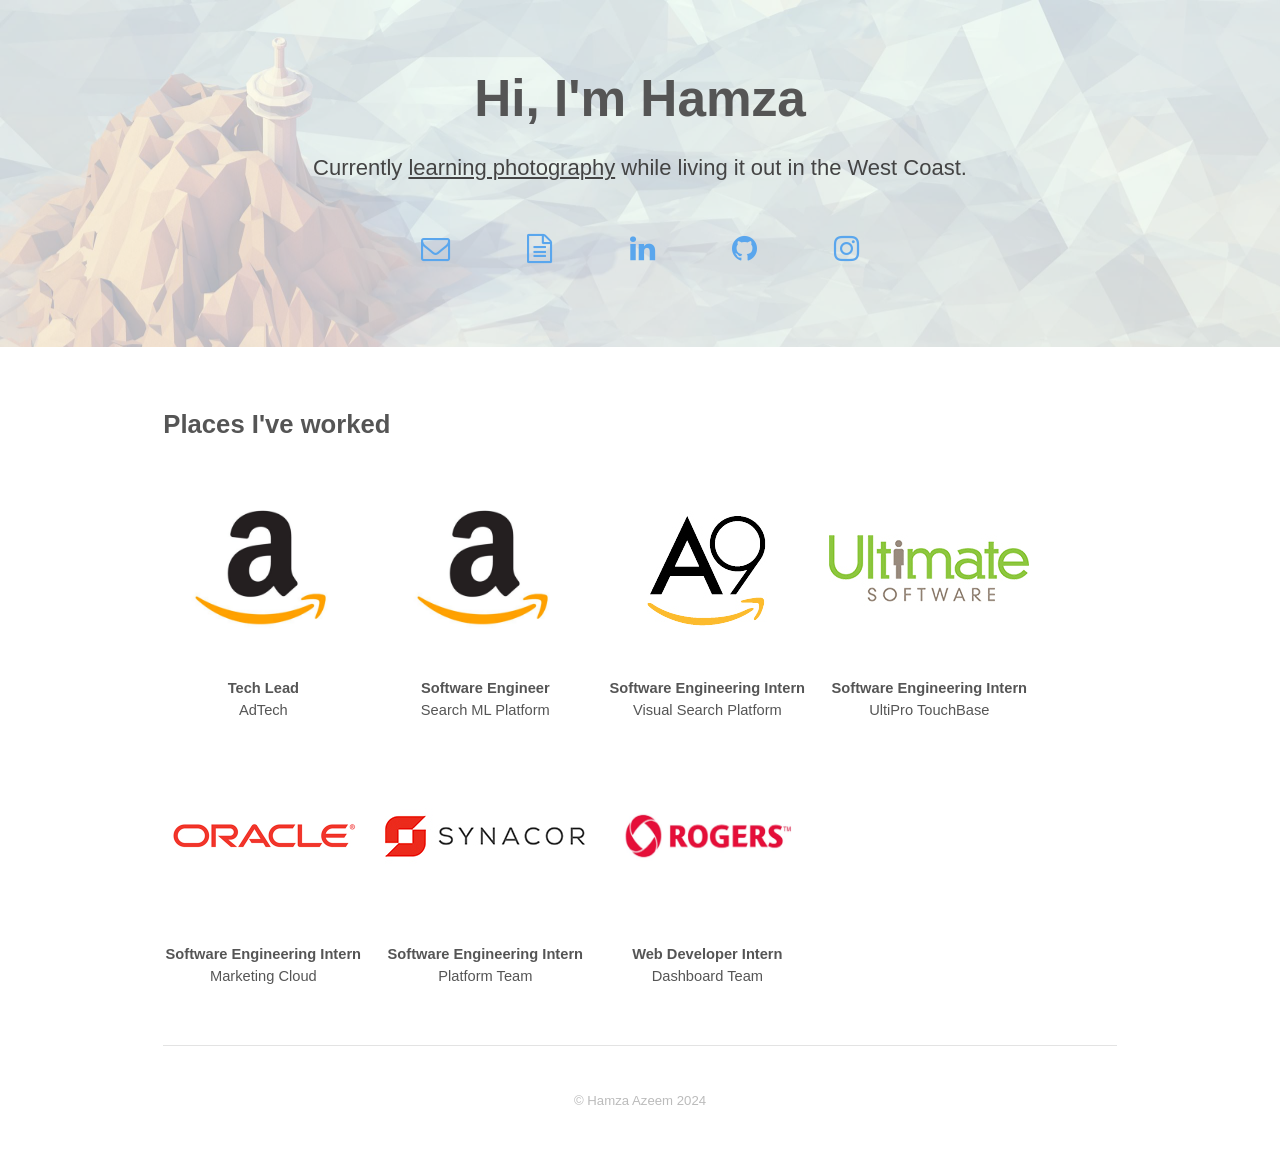
<file: index.html>
<!DOCTYPE HTML>
<!-- skel-baseline v3.0.1 | (c) n33 | skel.io | MIT licensed -->
<html>
	<head>
		<title>Hamza Azeem</title>
		<meta charset="utf-8" />
		<meta name="viewport" content="width=device-width, initial-scale=1" />
		<link rel="stylesheet" href="assets/css/main.css" />
		<link rel="icon" type="image.jpg" href="./images/webicon.png" />
	</head>
	<body id="top">
		<!-- Banner -->
			<section id="banner">
				<h2>Hi, I'm Hamza</h2>
				<p>Currently <span id="changeable">finding new coffee spots</span> while living it out in the West Coast.</p>
				<ul class="actions">
					<li><a href="mailto:hamzaazeem1@gmail.com" target="_blank" class="infolink icon fa-envelope-o"><span class="label">Email</span></a></li>
					<li><a href="./resume.pdf" target="_blank" class="infolink icon fa-file-text-o"><span class="label">Resume</span></a></li>
					<li><a href="http://linkedin.com/in/hamzaazeem" target="_blank" class="infolink icon fa-linkedin"><span class="label">LinkedIn</span></a></li>
					<li><a href="http://github.com/hamzaazeem" target="_blank" class="infolink icon fa-github"><span class="label">Github</span></a></li>
					<li><a href="http://instagram.com/h.azeem" target="_blank" class="infolink icon fa-instagram"><span class="label">Instagram</span></a></li>
				</ul>
			</section>

		<!-- Main -->
			<div id="main" class="container">
				<!-- Intro -->
					<div id="intern" class="row">
						<section class="12u 12u$(medium)">
							<h2>Places I've worked</h2>
						</section>
					</div>
					<div id="logos" class="row">
						<section class="2.9u 2u(medium) 12u$(small)">
							<a href="https://www.amazon.jobs/en/teams/performance-advertising" target="_blank">
								<img class="logoco" src="./images/amzn.jpg">
							</a>
							<div class="row info">
								<h1>Tech Lead<br/><span class="team">AdTech</span></h1>
							</div>
						</section>	
						<section class="2.9u 2u(medium) 12u$(small)">
							<a href="https://www.amazon.jobs/en/teams/search" target="_blank">
								<img class="logoco" src="./images/amzn.jpg">
							</a>
							<div class="row info">
								<h1>Software Engineer<br/><span class="team">Search ML Platform</span></h1>
							</div>
						</section>		
						<section class="2.9u 2u(medium) 12u$(small)">
							<a href="https://www.amazon.jobs/en/teams/search" target="_blank">
								<img class="logoco" src="./images/a9.jpg">
							</a>
							<div class="row info">
								<h1>Software Engineering Intern<br/><span class="team">Visual Search Platform</span></h1>
							</div>
						</section>	
						<section class="2.9u 2u(medium) 12u$(small)">
							<a href="http://ultimatesoftware.com" target="_blank">
								<img class="logoco" src="./images/us.jpg">
							</a>
							<div class="row info">
								<h1>Software Engineering Intern<br/><span class="team">UltiPro TouchBase</span></h1>
							</div>
						</section>
						<section class="2.9u 2u(medium) 12u$(small)">
							<a href="https://www.oracle.com/marketingcloud/index.html" target="_blank">
								<img class="logoco" src="./images/ora.jpg">
							</a>
							<div class="row info">
								<h1>Software Engineering Intern<br/><span class="team">Marketing Cloud</span></h1>
							</div>
						</section>
						<section class="2.9u 2u(medium) 12u$(small)">
							<a href="http://synacor.com" target="_blank">
								<img class="logoco" src="./images/syn.jpg">
							</a>
							<div class="row info">
								<h1>Software Engineering Intern<br/><span class="team">Platform Team</span></h1>
							</div>
						</section>
						<section class="2.9u 2u(medium) 12u$(small)">
							<a href="http://rogers.com" target="_blank">
								<img class="logoco" src="./images/rog.jpg">
							</a>
							<div class="row info">
								<h1>Web Developer Intern<br/><span class="team">Dashboard Team</span></h1>
							</div>
						</section>
					</div>

				<hr class="major"/>
				<div class="copyright">
					&copy; Hamza Azeem 2024
				</div>

		<!-- Scripts -->
			<script src="assets/js/skel.min.js"></script>
			<script src="assets/js/main.js"></script>
			<script>
			      (function(i,s,o,g,r,a,m){i['GoogleAnalyticsObject']=r;i[r]=i[r]||function(){
			      (i[r].q=i[r].q||[]).push(arguments)},i[r].l=1*new Date();a=s.createElement(o),
			      m=s.getElementsByTagName(o)[0];a.async=1;a.src=g;m.parentNode.insertBefore(a,m)
			      })(window,document,'script','//www.google-analytics.com/analytics.js','ga');

			      ga('create', 'UA-51267004-3', 'auto');
			      ga('send', 'pageview');
			</script>

	</body>
</html>
</file>
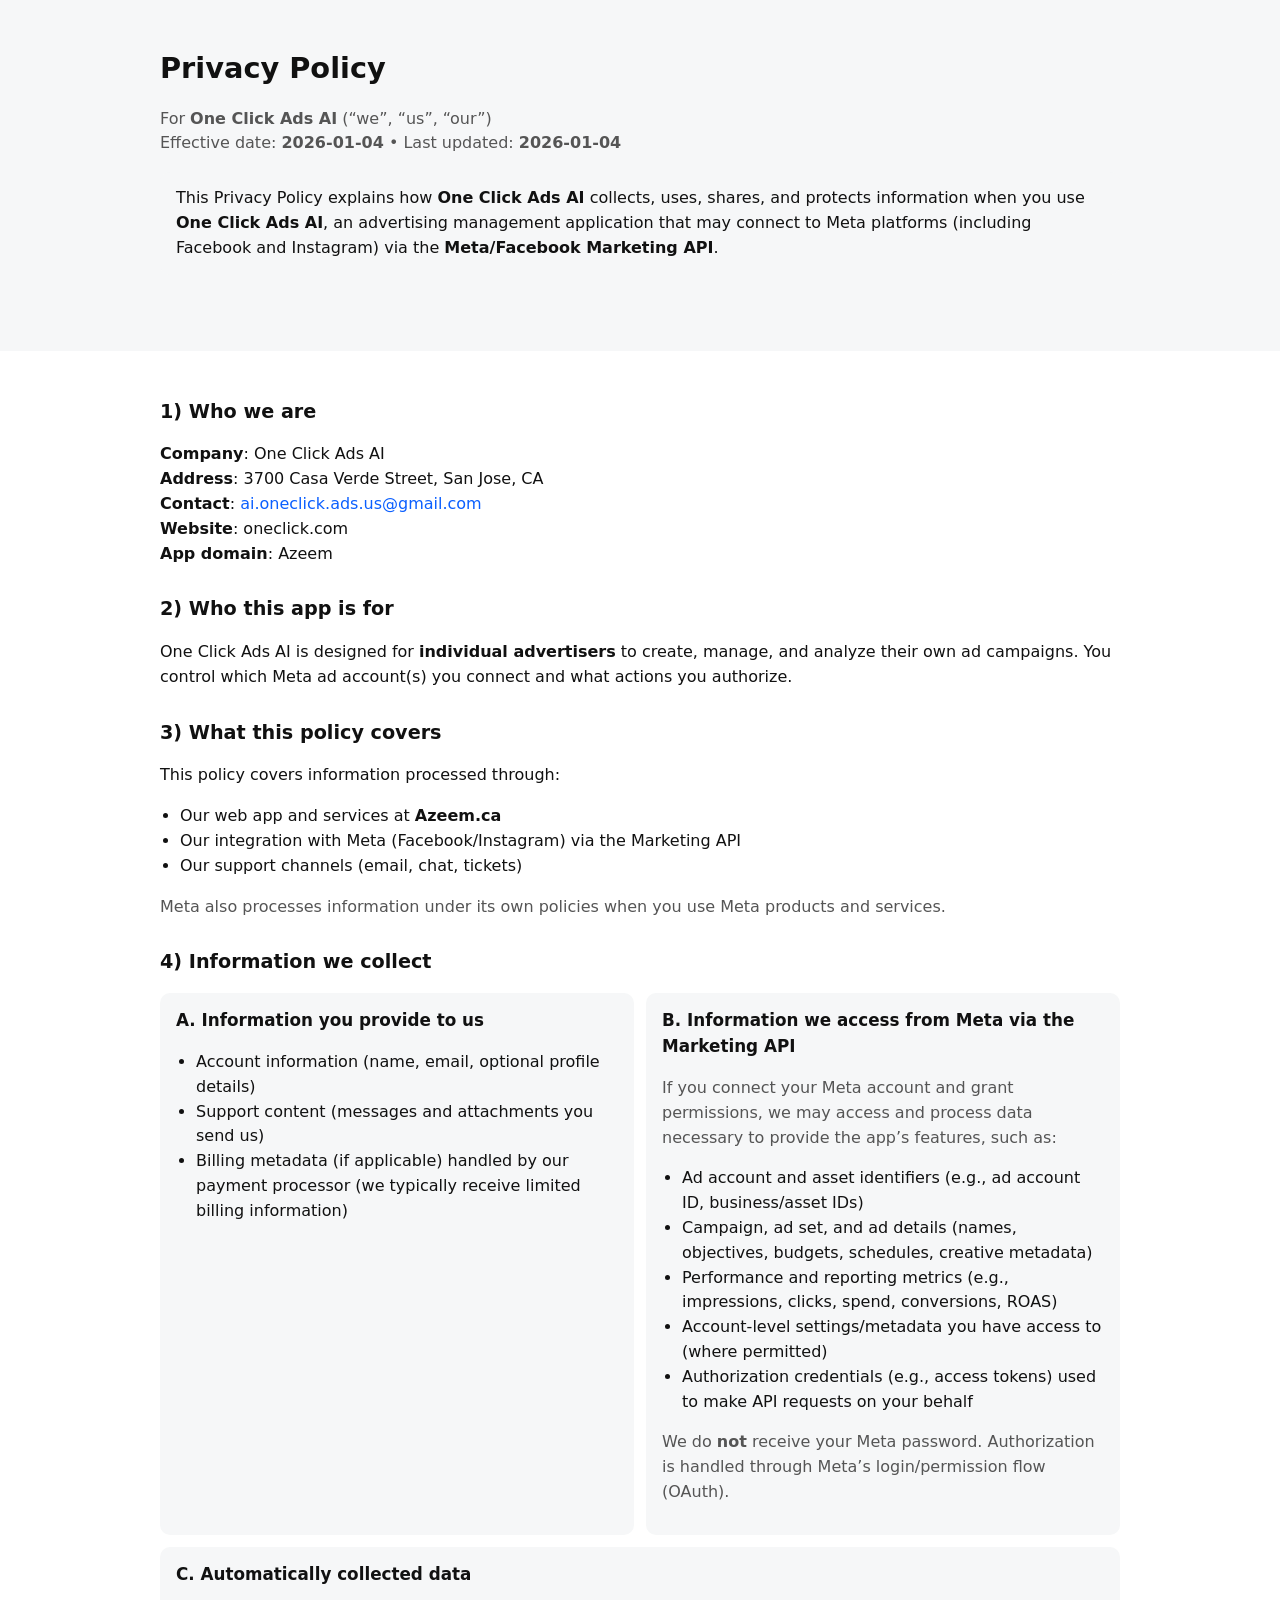
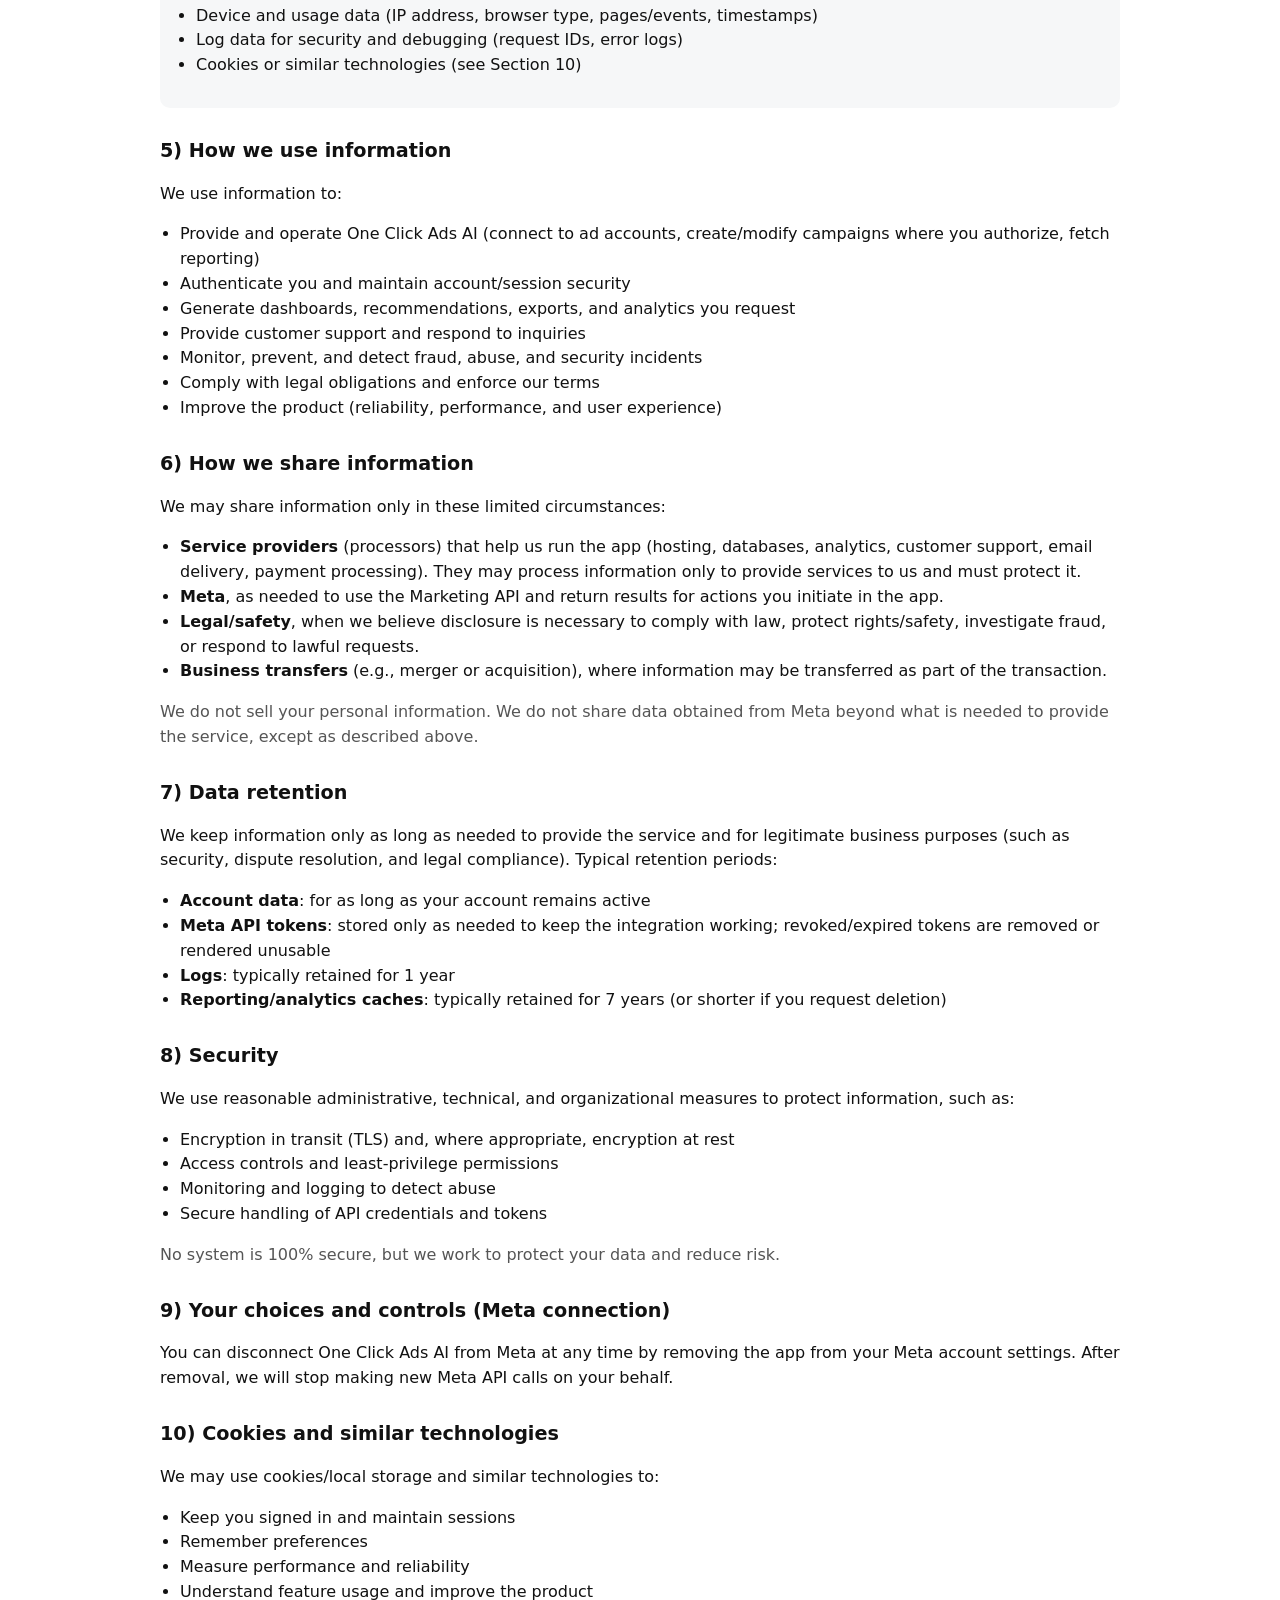
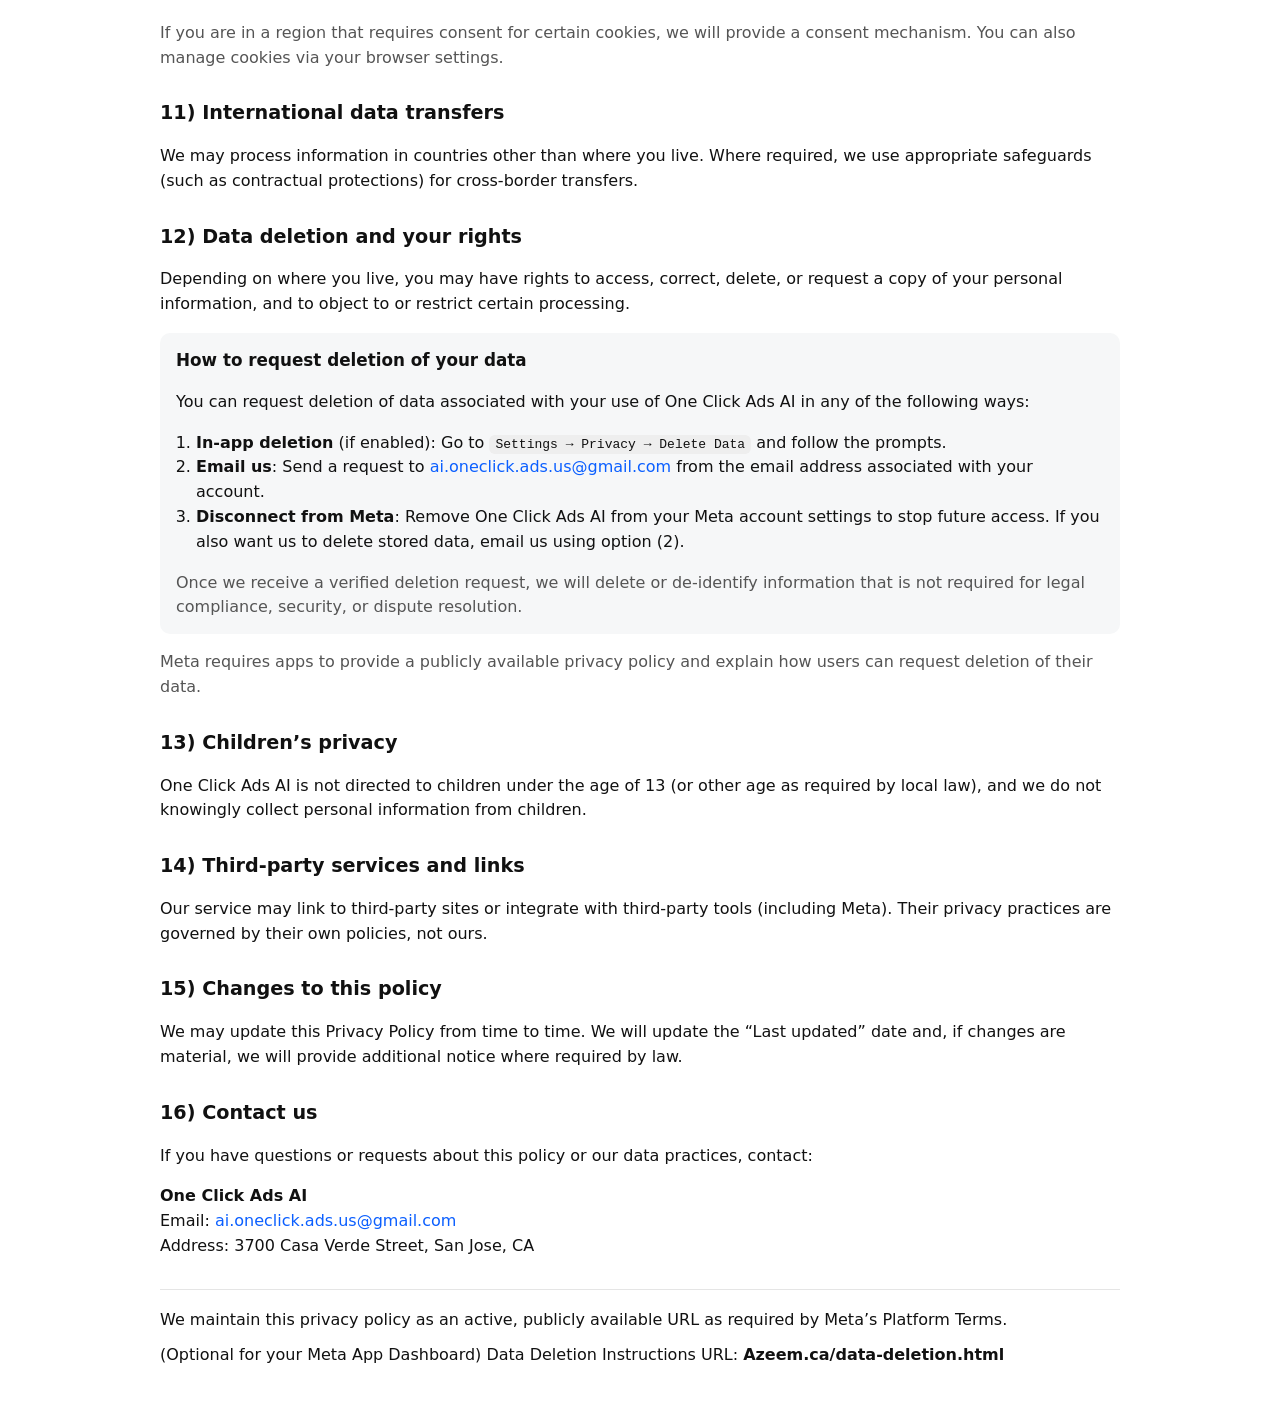
<file: privacy-policy.html>
<!doctype html>
<html lang="en">
<head>
  <meta charset="utf-8" />
  <meta name="viewport" content="width=device-width, initial-scale=1" />
  <title>Privacy Policy — One Click Ads AI</title>
  <meta name="description" content="Privacy Policy for One Click Ads AI (Advertising Management App using Meta/Facebook Marketing API)" />
  <style>
    :root { --max: 960px; --fg: #111; --muted:#555; --bg:#fff; --card:#f6f7f8; --link:#0b5fff; }
    body { font-family: system-ui, -apple-system, Segoe UI, Roboto, Helvetica, Arial, sans-serif; color: var(--fg); margin: 0; background: var(--bg); line-height: 1.55; }
    header { background: var(--card); padding: 28px 16px; }
    main { max-width: var(--max); margin: 0 auto; padding: 18px 16px 48px; }
    h1 { margin: 0 0 6px; font-size: 1.8rem; }
    h2 { margin-top: 28px; font-size: 1.2rem; }
    h3 { margin-top: 18px; font-size: 1.05rem; }
    p, li { color: var(--fg); }
    .muted { color: var(--muted); }
    .box { background: var(--card); padding: 14px 16px; border-radius: 10px; }
    a { color: var(--link); text-decoration: none; }
    a:hover { text-decoration: underline; }
    code { background: #eee; padding: 2px 6px; border-radius: 6px; }
    ul { padding-left: 20px; }
    ol { padding-left: 20px; }
    .two-col { display: grid; grid-template-columns: 1fr; gap: 12px; }
    @media (min-width: 800px){ .two-col{ grid-template-columns: 1fr 1fr; } }
    footer { border-top: 1px solid #e5e5e5; padding-top: 18px; margin-top: 30px; }
  </style>
</head>
<body>
  <header>
    <main>
      <h1>Privacy Policy</h1>
      <p class="muted">
        For <strong>One Click Ads AI</strong> (“we”, “us”, “our”)<br/>
        Effective date: <strong>2026-01-04</strong> • Last updated: <strong>2026-01-04</strong>
      </p>

      <div class="box">
        <p style="margin:0">
          This Privacy Policy explains how <strong>One Click Ads AI</strong> collects, uses, shares, and protects information
          when you use <strong>One Click Ads AI</strong>, an advertising management application that may connect to Meta platforms
          (including Facebook and Instagram) via the <strong>Meta/Facebook Marketing API</strong>.
        </p>
      </div>
    </main>
  </header>

  <main>
    <h2>1) Who we are</h2>
    <p>
      <strong>Company</strong>: One Click Ads AI<br/>
      <strong>Address</strong>: 3700 Casa Verde Street, San Jose, CA<br/>
      <strong>Contact</strong>: <a href="mailto:ai.oneclick.ads.us@gmail.com">ai.oneclick.ads.us@gmail.com</a><br/>
      <strong>Website</strong>: oneclick.com<br/>
      <strong>App domain</strong>: Azeem
    </p>

    <h2>2) Who this app is for</h2>
    <p>
      One Click Ads AI is designed for <strong>individual advertisers</strong> to create, manage, and analyze their own ad campaigns.
      You control which Meta ad account(s) you connect and what actions you authorize.
    </p>

    <h2>3) What this policy covers</h2>
    <p>This policy covers information processed through:</p>
    <ul>
      <li>Our web app and services at <strong>Azeem.ca</strong></li>
      <li>Our integration with Meta (Facebook/Instagram) via the Marketing API</li>
      <li>Our support channels (email, chat, tickets)</li>
    </ul>
    <p class="muted">
      Meta also processes information under its own policies when you use Meta products and services.
    </p>

    <h2>4) Information we collect</h2>

    <div class="two-col">
      <div class="box">
        <h3 style="margin-top:0">A. Information you provide to us</h3>
        <ul>
          <li>Account information (name, email, optional profile details)</li>
          <li>Support content (messages and attachments you send us)</li>
          <li>Billing metadata (if applicable) handled by our payment processor (we typically receive limited billing information)</li>
        </ul>
      </div>

      <div class="box">
        <h3 style="margin-top:0">B. Information we access from Meta via the Marketing API</h3>
        <p class="muted" style="margin-top:0">
          If you connect your Meta account and grant permissions, we may access and process data necessary to provide the app’s features, such as:
        </p>
        <ul>
          <li>Ad account and asset identifiers (e.g., ad account ID, business/asset IDs)</li>
          <li>Campaign, ad set, and ad details (names, objectives, budgets, schedules, creative metadata)</li>
          <li>Performance and reporting metrics (e.g., impressions, clicks, spend, conversions, ROAS)</li>
          <li>Account-level settings/metadata you have access to (where permitted)</li>
          <li>Authorization credentials (e.g., access tokens) used to make API requests on your behalf</li>
        </ul>
        <p class="muted">
          We do <strong>not</strong> receive your Meta password. Authorization is handled through Meta’s login/permission flow (OAuth).
        </p>
      </div>
    </div>

    <div class="box" style="margin-top:12px">
      <h3 style="margin-top:0">C. Automatically collected data</h3>
      <ul>
        <li>Device and usage data (IP address, browser type, pages/events, timestamps)</li>
        <li>Log data for security and debugging (request IDs, error logs)</li>
        <li>Cookies or similar technologies (see Section 10)</li>
      </ul>
    </div>

    <h2>5) How we use information</h2>
    <p>We use information to:</p>
    <ul>
      <li>Provide and operate One Click Ads AI (connect to ad accounts, create/modify campaigns where you authorize, fetch reporting)</li>
      <li>Authenticate you and maintain account/session security</li>
      <li>Generate dashboards, recommendations, exports, and analytics you request</li>
      <li>Provide customer support and respond to inquiries</li>
      <li>Monitor, prevent, and detect fraud, abuse, and security incidents</li>
      <li>Comply with legal obligations and enforce our terms</li>
      <li>Improve the product (reliability, performance, and user experience)</li>
    </ul>

    <h2>6) How we share information</h2>
    <p>We may share information only in these limited circumstances:</p>
    <ul>
      <li>
        <strong>Service providers</strong> (processors) that help us run the app (hosting, databases, analytics, customer support,
        email delivery, payment processing). They may process information only to provide services to us and must protect it.
      </li>
      <li>
        <strong>Meta</strong>, as needed to use the Marketing API and return results for actions you initiate in the app.
      </li>
      <li>
        <strong>Legal/safety</strong>, when we believe disclosure is necessary to comply with law, protect rights/safety, investigate fraud,
        or respond to lawful requests.
      </li>
      <li>
        <strong>Business transfers</strong> (e.g., merger or acquisition), where information may be transferred as part of the transaction.
      </li>
    </ul>

    <p class="muted">
      We do not sell your personal information. We do not share data obtained from Meta beyond what is needed to provide the service,
      except as described above.
    </p>

    <h2>7) Data retention</h2>
    <p>
      We keep information only as long as needed to provide the service and for legitimate business purposes (such as security,
      dispute resolution, and legal compliance). Typical retention periods:
    </p>
    <ul>
      <li><strong>Account data</strong>: for as long as your account remains active</li>
      <li><strong>Meta API tokens</strong>: stored only as needed to keep the integration working; revoked/expired tokens are removed or rendered unusable</li>
      <li><strong>Logs</strong>: typically retained for 1 year</li>
      <li><strong>Reporting/analytics caches</strong>: typically retained for 7 years (or shorter if you request deletion)</li>
    </ul>

    <h2>8) Security</h2>
    <p>
      We use reasonable administrative, technical, and organizational measures to protect information, such as:
    </p>
    <ul>
      <li>Encryption in transit (TLS) and, where appropriate, encryption at rest</li>
      <li>Access controls and least-privilege permissions</li>
      <li>Monitoring and logging to detect abuse</li>
      <li>Secure handling of API credentials and tokens</li>
    </ul>
    <p class="muted">
      No system is 100% secure, but we work to protect your data and reduce risk.
    </p>

    <h2>9) Your choices and controls (Meta connection)</h2>
    <p>
      You can disconnect One Click Ads AI from Meta at any time by removing the app from your Meta account settings.
      After removal, we will stop making new Meta API calls on your behalf.
    </p>

    <h2>10) Cookies and similar technologies</h2>
    <p>We may use cookies/local storage and similar technologies to:</p>
    <ul>
      <li>Keep you signed in and maintain sessions</li>
      <li>Remember preferences</li>
      <li>Measure performance and reliability</li>
      <li>Understand feature usage and improve the product</li>
    </ul>
    <p class="muted">
      If you are in a region that requires consent for certain cookies, we will provide a consent mechanism. You can also manage cookies via your browser settings.
    </p>

    <h2>11) International data transfers</h2>
    <p>
      We may process information in countries other than where you live. Where required, we use appropriate safeguards
      (such as contractual protections) for cross-border transfers.
    </p>

    <h2>12) Data deletion and your rights</h2>
    <p>
      Depending on where you live, you may have rights to access, correct, delete, or request a copy of your personal information,
      and to object to or restrict certain processing.
    </p>

    <div class="box">
      <h3 style="margin-top:0">How to request deletion of your data</h3>
      <p style="margin: 0 0 10px;">
        You can request deletion of data associated with your use of One Click Ads AI in any of the following ways:
      </p>
      <ol>
        <li>
          <strong>In-app deletion</strong> (if enabled): Go to <code>Settings → Privacy → Delete Data</code> and follow the prompts.
        </li>
        <li>
          <strong>Email us</strong>: Send a request to <a href="mailto:ai.oneclick.ads.us@gmail.com?subject=Data%20Deletion%20Request%20-%20One%20Click%20Ads%20AI">ai.oneclick.ads.us@gmail.com</a>
          from the email address associated with your account.
        </li>
        <li>
          <strong>Disconnect from Meta</strong>: Remove One Click Ads AI from your Meta account settings to stop future access. If you also want us to delete stored data, email us using option (2).
        </li>
      </ol>
      <p class="muted" style="margin: 0;">
        Once we receive a verified deletion request, we will delete or de-identify information that is not required for legal compliance,
        security, or dispute resolution.
      </p>
    </div>

    <p class="muted">
      Meta requires apps to provide a publicly available privacy policy and explain how users can request deletion of their data.
    </p>

    <h2>13) Children’s privacy</h2>
    <p>
      One Click Ads AI is not directed to children under the age of 13 (or other age as required by local law), and we do not knowingly collect personal information from children.
    </p>

    <h2>14) Third-party services and links</h2>
    <p>
      Our service may link to third-party sites or integrate with third-party tools (including Meta). Their privacy practices are governed by their own policies, not ours.
    </p>

    <h2>15) Changes to this policy</h2>
    <p>
      We may update this Privacy Policy from time to time. We will update the “Last updated” date and, if changes are material,
      we will provide additional notice where required by law.
    </p>

    <h2>16) Contact us</h2>
    <p>
      If you have questions or requests about this policy or our data practices, contact:
    </p>
    <p>
      <strong>One Click Ads AI</strong><br/>
      Email: <a href="mailto:ai.oneclick.ads.us@gmail.com">ai.oneclick.ads.us@gmail.com</a><br/>
      Address: 3700 Casa Verde Street, San Jose, CA
    </p>

    <footer class="muted">
      <p style="margin:0">
        We maintain this privacy policy as an active, publicly available URL as required by Meta’s Platform Terms.
      </p>
      <p style="margin:10px 0 0">
        (Optional for your Meta App Dashboard) Data Deletion Instructions URL: <strong>Azeem.ca/data-deletion.html</strong>
      </p>
    </footer>
  </main>
</body>
</html>
</file>
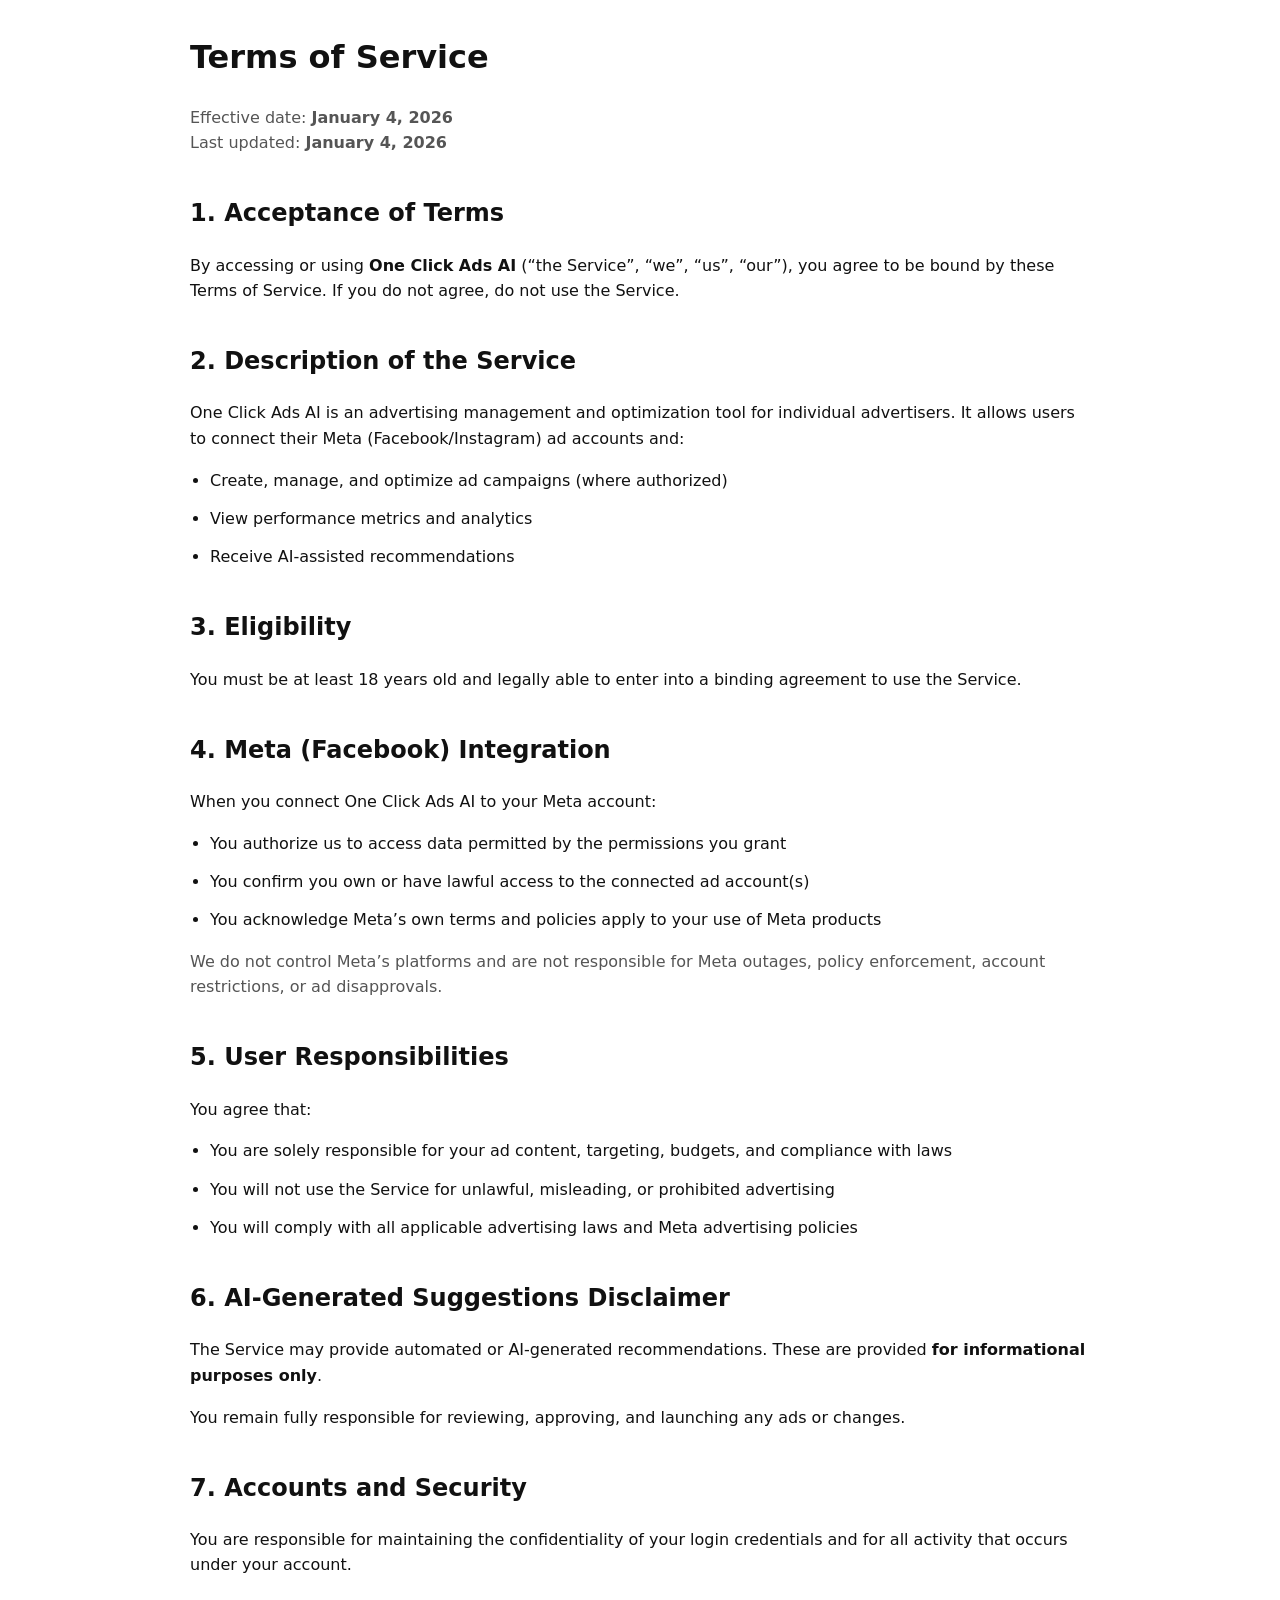
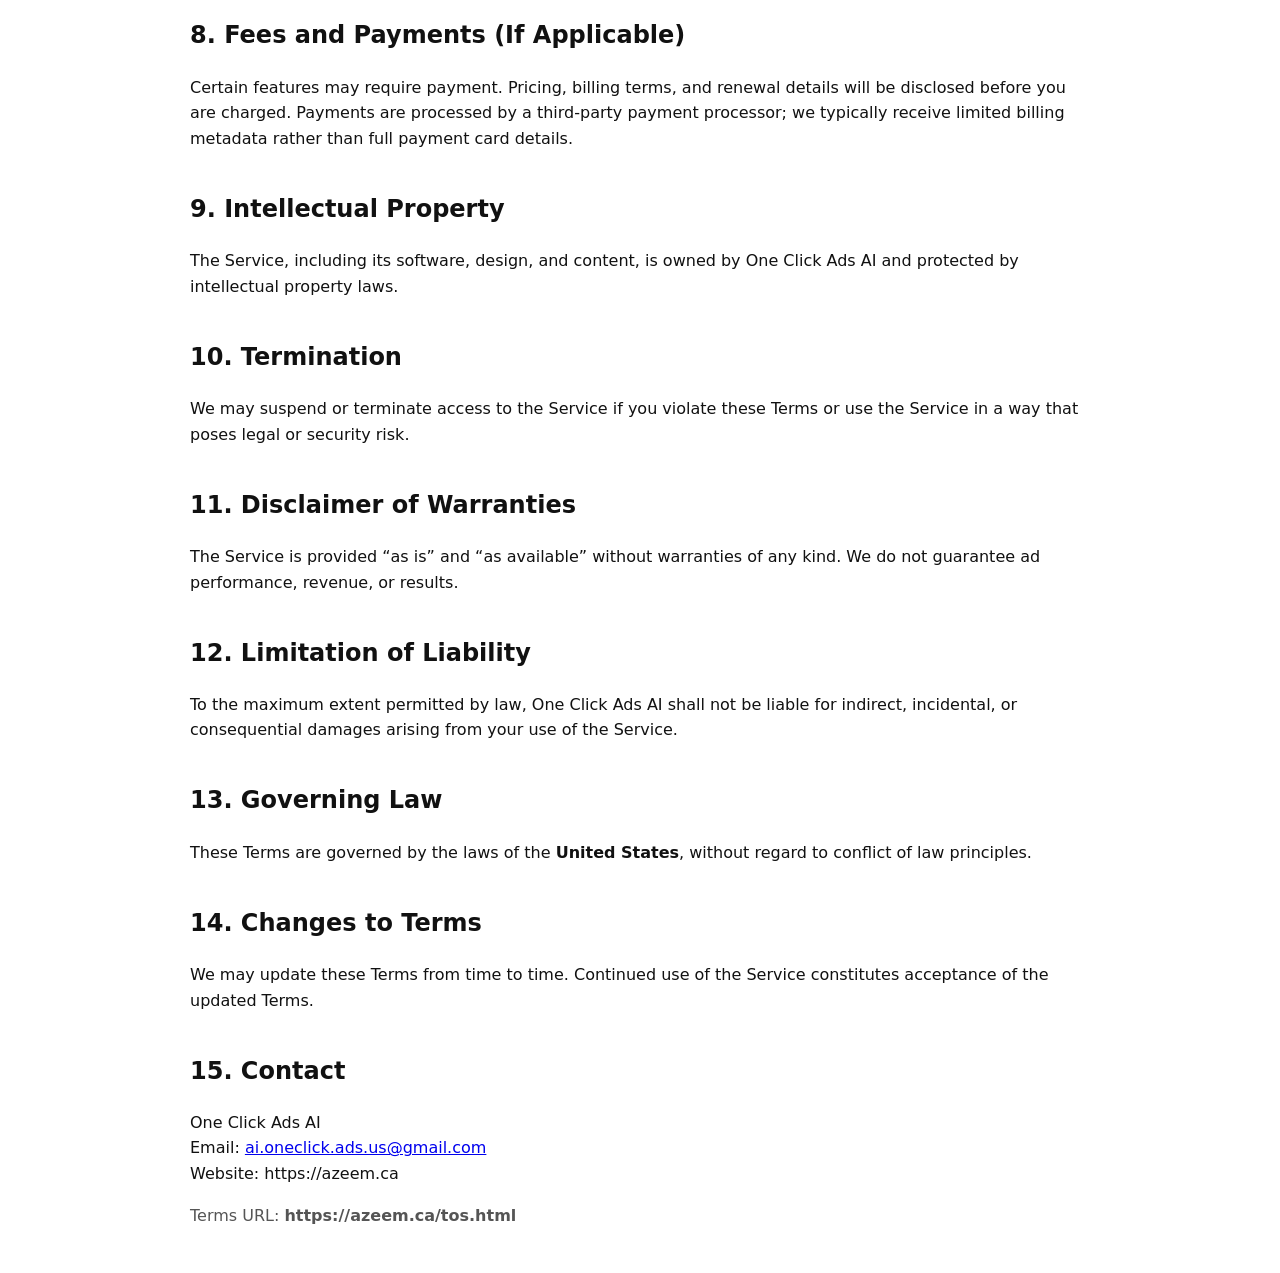
<file: tos.html>
<!doctype html>
<html lang="en">
<head>
  <meta charset="utf-8">
  <title>Terms of Service — One Click Ads AI</title>
  <meta name="viewport" content="width=device-width, initial-scale=1">
  <style>
    body { font-family: system-ui, -apple-system, Segoe UI, Roboto, Arial, sans-serif; line-height: 1.6; margin: 0; color:#111; }
    main { max-width: 900px; margin: auto; padding: 32px 20px; }
    h1, h2 { margin-top: 1.6em; }
    h1 { margin-top: 0; }
    p, li { margin-bottom: 0.8em; }
    ul { padding-left: 20px; }
    .muted { color: #555; }
  </style>
</head>
<body>
<main>
  <h1>Terms of Service</h1>
  <p class="muted">
    Effective date: <strong>January 4, 2026</strong><br>
    Last updated: <strong>January 4, 2026</strong>
  </p>

  <h2>1. Acceptance of Terms</h2>
  <p>
    By accessing or using <strong>One Click Ads AI</strong> (“the Service”, “we”, “us”, “our”),
    you agree to be bound by these Terms of Service. If you do not agree, do not use the Service.
  </p>

  <h2>2. Description of the Service</h2>
  <p>
    One Click Ads AI is an advertising management and optimization tool for individual advertisers.
    It allows users to connect their Meta (Facebook/Instagram) ad accounts and:
  </p>
  <ul>
    <li>Create, manage, and optimize ad campaigns (where authorized)</li>
    <li>View performance metrics and analytics</li>
    <li>Receive AI-assisted recommendations</li>
  </ul>

  <h2>3. Eligibility</h2>
  <p>
    You must be at least 18 years old and legally able to enter into a binding agreement
    to use the Service.
  </p>

  <h2>4. Meta (Facebook) Integration</h2>
  <p>
    When you connect One Click Ads AI to your Meta account:
  </p>
  <ul>
    <li>You authorize us to access data permitted by the permissions you grant</li>
    <li>You confirm you own or have lawful access to the connected ad account(s)</li>
    <li>You acknowledge Meta’s own terms and policies apply to your use of Meta products</li>
  </ul>

  <p class="muted">
    We do not control Meta’s platforms and are not responsible for Meta outages, policy enforcement,
    account restrictions, or ad disapprovals.
  </p>

  <h2>5. User Responsibilities</h2>
  <p>You agree that:</p>
  <ul>
    <li>You are solely responsible for your ad content, targeting, budgets, and compliance with laws</li>
    <li>You will not use the Service for unlawful, misleading, or prohibited advertising</li>
    <li>You will comply with all applicable advertising laws and Meta advertising policies</li>
  </ul>

  <h2>6. AI-Generated Suggestions Disclaimer</h2>
  <p>
    The Service may provide automated or AI-generated recommendations.
    These are provided <strong>for informational purposes only</strong>.
  </p>
  <p>
    You remain fully responsible for reviewing, approving, and launching any ads or changes.
  </p>

  <h2>7. Accounts and Security</h2>
  <p>
    You are responsible for maintaining the confidentiality of your login credentials
    and for all activity that occurs under your account.
  </p>

  <h2>8. Fees and Payments (If Applicable)</h2>
  <p>
    Certain features may require payment. Pricing, billing terms, and renewal details
    will be disclosed before you are charged. Payments are processed by a third-party payment processor;
    we typically receive limited billing metadata rather than full payment card details.
  </p>

  <h2>9. Intellectual Property</h2>
  <p>
    The Service, including its software, design, and content, is owned by One Click Ads AI
    and protected by intellectual property laws.
  </p>

  <h2>10. Termination</h2>
  <p>
    We may suspend or terminate access to the Service if you violate these Terms
    or use the Service in a way that poses legal or security risk.
  </p>

  <h2>11. Disclaimer of Warranties</h2>
  <p>
    The Service is provided “as is” and “as available” without warranties of any kind.
    We do not guarantee ad performance, revenue, or results.
  </p>

  <h2>12. Limitation of Liability</h2>
  <p>
    To the maximum extent permitted by law, One Click Ads AI shall not be liable
    for indirect, incidental, or consequential damages arising from your use of the Service.
  </p>

  <h2>13. Governing Law</h2>
  <p>
    These Terms are governed by the laws of the <strong>United States</strong>, without regard to conflict of law principles.
  </p>

  <h2>14. Changes to Terms</h2>
  <p>
    We may update these Terms from time to time.
    Continued use of the Service constitutes acceptance of the updated Terms.
  </p>

  <h2>15. Contact</h2>
  <p>
    One Click Ads AI<br>
    Email: <a href="mailto:ai.oneclick.ads.us@gmail.com">ai.oneclick.ads.us@gmail.com</a><br>
    Website: https://azeem.ca
  </p>

  <p class="muted">
    Terms URL: <strong>https://azeem.ca/tos.html</strong>
  </p>
</main>
</body>
</html>
</file>
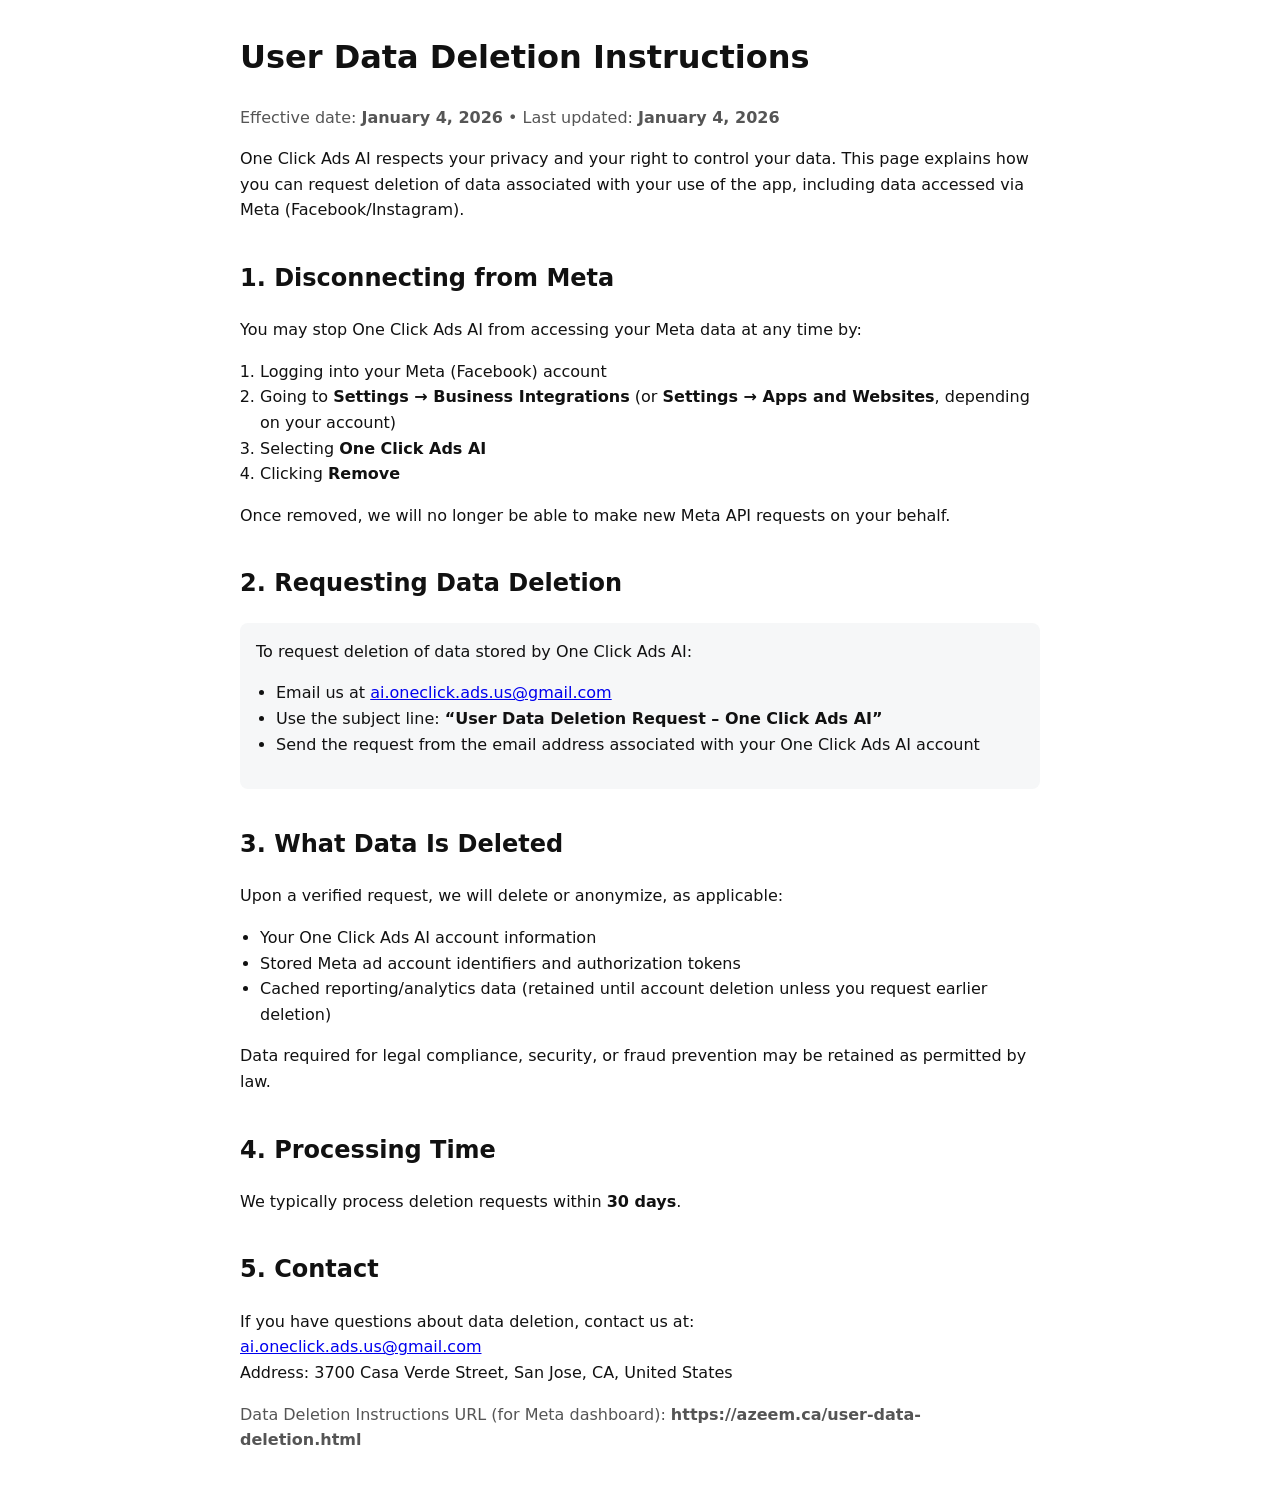
<file: user-data-deletion.html>
<!doctype html>
<html lang="en">
<head>
  <meta charset="utf-8">
  <title>User Data Deletion — One Click Ads AI</title>
  <meta name="viewport" content="width=device-width, initial-scale=1">
  <style>
    body { font-family: system-ui, -apple-system, Segoe UI, Roboto, Arial, sans-serif; line-height: 1.6; margin: 0; color:#111; }
    main { max-width: 800px; margin: auto; padding: 32px 20px; }
    h1, h2 { margin-top: 1.5em; }
    h1 { margin-top: 0; }
    ul, ol { padding-left: 20px; }
    .box { background:#f6f7f8; padding:16px; border-radius:8px; }
    .muted { color:#555; }
  </style>
</head>
<body>
<main>
  <h1>User Data Deletion Instructions</h1>
  <p class="muted">
    Effective date: <strong>January 4, 2026</strong> • Last updated: <strong>January 4, 2026</strong>
  </p>

  <p>
    One Click Ads AI respects your privacy and your right to control your data.
    This page explains how you can request deletion of data associated with your use of the app,
    including data accessed via Meta (Facebook/Instagram).
  </p>

  <h2>1. Disconnecting from Meta</h2>
  <p>
    You may stop One Click Ads AI from accessing your Meta data at any time by:
  </p>
  <ol>
    <li>Logging into your Meta (Facebook) account</li>
    <li>Going to <strong>Settings → Business Integrations</strong> (or <strong>Settings → Apps and Websites</strong>, depending on your account)</li>
    <li>Selecting <strong>One Click Ads AI</strong></li>
    <li>Clicking <strong>Remove</strong></li>
  </ol>

  <p>
    Once removed, we will no longer be able to make new Meta API requests on your behalf.
  </p>

  <h2>2. Requesting Data Deletion</h2>
  <div class="box">
    <p style="margin-top:0">
      To request deletion of data stored by One Click Ads AI:
    </p>
    <ul>
      <li>
        Email us at
        <a href="mailto:ai.oneclick.ads.us@gmail.com?subject=User%20Data%20Deletion%20Request%20-%20One%20Click%20Ads%20AI">
          ai.oneclick.ads.us@gmail.com
        </a>
      </li>
      <li>
        Use the subject line: <strong>“User Data Deletion Request – One Click Ads AI”</strong>
      </li>
      <li>
        Send the request from the email address associated with your One Click Ads AI account
      </li>
    </ul>
  </div>

  <h2>3. What Data Is Deleted</h2>
  <p>
    Upon a verified request, we will delete or anonymize, as applicable:
  </p>
  <ul>
    <li>Your One Click Ads AI account information</li>
    <li>Stored Meta ad account identifiers and authorization tokens</li>
    <li>Cached reporting/analytics data (retained until account deletion unless you request earlier deletion)</li>
  </ul>

  <p>
    Data required for legal compliance, security, or fraud prevention may be retained
    as permitted by law.
  </p>

  <h2>4. Processing Time</h2>
  <p>
    We typically process deletion requests within <strong>30 days</strong>.
  </p>

  <h2>5. Contact</h2>
  <p>
    If you have questions about data deletion, contact us at:<br>
    <a href="mailto:ai.oneclick.ads.us@gmail.com">ai.oneclick.ads.us@gmail.com</a><br>
    Address: 3700 Casa Verde Street, San Jose, CA, United States
  </p>

  <p class="muted">
    Data Deletion Instructions URL (for Meta dashboard): <strong>https://azeem.ca/user-data-deletion.html</strong>
  </p>
</main>
</body>
</html>
</file>
<file: assets/css/main.css>
@charset "UTF-8";
@import url(font-awesome.min.css);

/* skel-baseline v3.0.1 | (c) n33 | skel.io | MIT licensed */

/* Reset */

	html, body, div, span, applet, object, iframe, h1, h2, h3, h4, h5, h6, p, blockquote, pre, a, abbr, acronym, address, big, cite, code, del, dfn, em, img, ins, kbd, q, s, samp, small, strike, strong, sub, sup, tt, var, b, u, i, center, dl, dt, dd, ol, ul, li, fieldset, form, label, legend, table, caption, tbody, tfoot, thead, tr, th, td, article, aside, canvas, details, embed, figure, figcaption, footer, header, hgroup, menu, nav, output, ruby, section, summary, time, mark, audio, video {
		margin: 0;
		padding: 0;
		border: 0;
		font-size: 100%;
		font: inherit;
		vertical-align: baseline;
	}

	article, aside, details, figcaption, figure, footer, header, hgroup, menu, nav, section {
		display: block;
	}

	body {
		line-height: 1;
	}

	ol, ul {
		list-style: none;
	}

	blockquote, q {
		quotes: none;
	}

	blockquote:before, blockquote:after, q:before, q:after {
		content: '';
		content: none;
	}

	table {
		border-collapse: collapse;
		border-spacing: 0;
	}

	body {
		-webkit-text-size-adjust: none;
	}

/* Box Model */

	*, *:before, *:after {
		-moz-box-sizing: border-box;
		-webkit-box-sizing: border-box;
		box-sizing: border-box;
	}

/* Containers */

	.container {
		margin-left: auto;
		margin-right: auto;
	}

	.container.\31 25\25 {
		width: 100%;
		max-width: 100em;
		min-width: 80em;
	}

	.container.\37 5\25 {
		width: 60em;
	}

	.container.\35 0\25 {
		width: 40em;
	}

	.container.\32 5\25 {
		width: 20em;
	}

	.container {
		width: 80em;
	}

	.logoco {
		width: 200px;
		height: 200px;
	}
	
	#logos section {
		text-align: center;
	}

	.info h1 {
		width: 100%;
		text-align: center;
	}

	.info h1 .team {
		font-weight: 100;
	}

	.work-topics {
		font-style: italic;
		font-weight: 100;
	}

	@media screen and (max-width: 1680px) {

		.container.\31 25\25 {
			width: 100%;
			max-width: 100em;
			min-width: 80em;
		}

		.container.\37 5\25 {
			width: 60em;
		}

		.container.\35 0\25 {
			width: 40em;
		}

		.container.\32 5\25 {
			width: 20em;
		}

		.container {
			width: 80em;
		}

	}

	@media screen and (max-width: 1280px) {

		.container.\31 25\25 {
			width: 100%;
			max-width: 81.25em;
			min-width: 65em;
		}

		.container.\37 5\25 {
			width: 48.75em;
		}

		.container.\35 0\25 {
			width: 32.5em;
		}

		.container.\32 5\25 {
			width: 16.25em;
		}

		.container {
			width: 65em;
		}

	}

	@media screen and (max-width: 980px) {

		.container.\31 25\25 {
			width: 100%;
			max-width: 112.5%;
			min-width: 90%;
		}

		.container.\37 5\25 {
			width: 67.5%;
		}

		.container.\35 0\25 {
			width: 45%;
		}

		.container.\32 5\25 {
			width: 22.5%;
		}

		.container {
			width: 90%;
		}

	}

	@media screen and (max-width: 736px) {

		.container.\31 25\25 {
			width: 100%;
			max-width: 112.5%;
			min-width: 90%;
		}

		.container.\37 5\25 {
			width: 67.5%;
		}

		.container.\35 0\25 {
			width: 45%;
		}

		.container.\32 5\25 {
			width: 22.5%;
		}

		.container {
			width: 90% !important;
		}

	}

	@media screen and (max-width: 480px) {

		.container.\31 25\25 {
			width: 100%;
			max-width: 112.5%;
			min-width: 90%;
		}

		.container.\37 5\25 {
			width: 67.5%;
		}

		.container.\35 0\25 {
			width: 45%;
		}

		.container.\32 5\25 {
			width: 22.5%;
		}

		.container {
			width: 90% !important;
		}

	}

/* Grid */

	.row {
		border-bottom: solid 1px transparent;
		-moz-box-sizing: border-box;
		-webkit-box-sizing: border-box;
		box-sizing: border-box;
	}

	.row > * {
		float: left;
		-moz-box-sizing: border-box;
		-webkit-box-sizing: border-box;
		box-sizing: border-box;
	}

	.row:after, .row:before {
		content: '';
		display: block;
		clear: both;
		height: 0;
	}

	.row.uniform > * > :first-child {
		margin-top: 0;
	}

	.row.uniform > * > :last-child {
		margin-bottom: 0;
	}

	.row.\30 \25 > * {
		padding: 0 0 0 0em;
	}

	.row.\30 \25 {
		margin: 0 0 -1px 0em;
	}

	.row.uniform.\30 \25 > * {
		padding: 0em 0 0 0em;
	}

	.row.uniform.\30 \25 {
		margin: 0em 0 -1px 0em;
	}

	.row > * {
		padding: 0 0 0 2em;
	}

	.row {
		margin: 0 0 -1px -2em;
	}

	.row.uniform > * {
		padding: 2em 0 0 2em;
	}

	.row.uniform {
		margin: -2em 0 -1px -2em;
	}

	.row.\32 00\25 > * {
		padding: 0 0 0 4em;
	}

	.row.\32 00\25 {
		margin: 0 0 -1px -4em;
	}

	.row.uniform.\32 00\25 > * {
		padding: 4em 0 0 4em;
	}

	.row.uniform.\32 00\25 {
		margin: -4em 0 -1px -4em;
	}

	.row.\31 50\25 > * {
		padding: 0 0 0 3em;
	}

	.row.\31 50\25 {
		margin: 0 0 -1px -3em;
	}

	.row.uniform.\31 50\25 > * {
		padding: 3em 0 0 3em;
	}

	.row.uniform.\31 50\25 {
		margin: -3em 0 -1px -3em;
	}

	.row.\35 0\25 > * {
		padding: 0 0 0 1em;
	}

	.row.\35 0\25 {
		margin: 0 0 -1px -1em;
	}

	.row.uniform.\35 0\25 > * {
		padding: 1em 0 0 1em;
	}

	.row.uniform.\35 0\25 {
		margin: -1em 0 -1px -1em;
	}

	.row.\32 5\25 > * {
		padding: 0 0 0 0.5em;
	}

	.row.\32 5\25 {
		margin: 0 0 -1px -0.5em;
	}

	.row.uniform.\32 5\25 > * {
		padding: 0.5em 0 0 0.5em;
	}

	.row.uniform.\32 5\25 {
		margin: -0.5em 0 -1px -0.5em;
	}

	.\31 2u, .\31 2u\24 {
		width: 100%;
		clear: none;
		margin-left: 0;
	}

	.\31 1u, .\31 1u\24 {
		width: 91.6666666667%;
		clear: none;
		margin-left: 0;
	}

	.\31 0u, .\31 0u\24 {
		width: 83.3333333333%;
		clear: none;
		margin-left: 0;
	}

	.\39 u, .\39 u\24 {
		width: 75%;
		clear: none;
		margin-left: 0;
	}

	.\38 u, .\38 u\24 {
		width: 66.6666666667%;
		clear: none;
		margin-left: 0;
	}

	.\37 u, .\37 u\24 {
		width: 58.3333333333%;
		clear: none;
		margin-left: 0;
	}

	.\36 u, .\36 u\24 {
		width: 50%;
		clear: none;
		margin-left: 0;
	}

	.\35 u, .\35 u\24 {
		width: 41.6666666667%;
		clear: none;
		margin-left: 0;
	}

	.\34 u, .\34 u\24 {
		width: 33.3333333333%;
		clear: none;
		margin-left: 0;
	}

	.\33 u, .\33 u\24 {
		width: 25%;
		clear: none;
		margin-left: 0;
	}

	.\32 u, .\32 u\24 {
		width: 16.6666666667%;
		clear: none;
		margin-left: 0;
	}

	.\31 u, .\31 u\24 {
		width: 8.3333333333%;
		clear: none;
		margin-left: 0;
	}

	.\31 2u\24 + *,
	.\31 1u\24 + *,
	.\31 0u\24 + *,
	.\39 u\24 + *,
	.\38 u\24 + *,
	.\37 u\24 + *,
	.\36 u\24 + *,
	.\35 u\24 + *,
	.\34 u\24 + *,
	.\33 u\24 + *,
	.\32 u\24 + *,
	.\31 u\24 + * {
		clear: left;
	}

	.\-11u {
		margin-left: 91.66667%;
	}

	.\-10u {
		margin-left: 83.33333%;
	}

	.\-9u {
		margin-left: 75%;
	}

	.\-8u {
		margin-left: 66.66667%;
	}

	.\-7u {
		margin-left: 58.33333%;
	}

	.\-6u {
		margin-left: 50%;
	}

	.\-5u {
		margin-left: 41.66667%;
	}

	.\-4u {
		margin-left: 33.33333%;
	}

	.\-3u {
		margin-left: 25%;
	}

	.\-2u {
		margin-left: 16.66667%;
	}

	.\-1u {
		margin-left: 8.33333%;
	}

	@media screen and (max-width: 1680px) {

		.row > * {
			padding: 0 0 0 2em;
		}

		.row {
			margin: 0 0 -1px -2em;
		}

		.row.uniform > * {
			padding: 2em 0 0 2em;
		}

		.row.uniform {
			margin: -2em 0 -1px -2em;
		}

		.row.\32 00\25 > * {
			padding: 0 0 0 4em;
		}

		.row.\32 00\25 {
			margin: 0 0 -1px -4em;
		}

		.row.uniform.\32 00\25 > * {
			padding: 4em 0 0 4em;
		}

		.row.uniform.\32 00\25 {
			margin: -4em 0 -1px -4em;
		}

		.row.\31 50\25 > * {
			padding: 0 0 0 3em;
		}

		.row.\31 50\25 {
			margin: 0 0 -1px -3em;
		}

		.row.uniform.\31 50\25 > * {
			padding: 3em 0 0 3em;
		}

		.row.uniform.\31 50\25 {
			margin: -3em 0 -1px -3em;
		}

		.row.\35 0\25 > * {
			padding: 0 0 0 1em;
		}

		.row.\35 0\25 {
			margin: 0 0 -1px -1em;
		}

		.row.uniform.\35 0\25 > * {
			padding: 1em 0 0 1em;
		}

		.row.uniform.\35 0\25 {
			margin: -1em 0 -1px -1em;
		}

		.row.\32 5\25 > * {
			padding: 0 0 0 0.5em;
		}

		.row.\32 5\25 {
			margin: 0 0 -1px -0.5em;
		}

		.row.uniform.\32 5\25 > * {
			padding: 0.5em 0 0 0.5em;
		}

		.row.uniform.\32 5\25 {
			margin: -0.5em 0 -1px -0.5em;
		}

		.\31 2u\28xlarge\29, .\31 2u\24\28xlarge\29 {
			width: 100%;
			clear: none;
			margin-left: 0;
		}

		.\31 1u\28xlarge\29, .\31 1u\24\28xlarge\29 {
			width: 91.6666666667%;
			clear: none;
			margin-left: 0;
		}

		.\31 0u\28xlarge\29, .\31 0u\24\28xlarge\29 {
			width: 83.3333333333%;
			clear: none;
			margin-left: 0;
		}

		.\39 u\28xlarge\29, .\39 u\24\28xlarge\29 {
			width: 75%;
			clear: none;
			margin-left: 0;
		}

		.\38 u\28xlarge\29, .\38 u\24\28xlarge\29 {
			width: 66.6666666667%;
			clear: none;
			margin-left: 0;
		}

		.\37 u\28xlarge\29, .\37 u\24\28xlarge\29 {
			width: 58.3333333333%;
			clear: none;
			margin-left: 0;
		}

		.\36 u\28xlarge\29, .\36 u\24\28xlarge\29 {
			width: 50%;
			clear: none;
			margin-left: 0;
		}

		.\35 u\28xlarge\29, .\35 u\24\28xlarge\29 {
			width: 41.6666666667%;
			clear: none;
			margin-left: 0;
		}

		.\34 u\28xlarge\29, .\34 u\24\28xlarge\29 {
			width: 33.3333333333%;
			clear: none;
			margin-left: 0;
		}

		.\33 u\28xlarge\29, .\33 u\24\28xlarge\29 {
			width: 25%;
			clear: none;
			margin-left: 0;
		}

		.\32 u\28xlarge\29, .\32 u\24\28xlarge\29 {
			width: 16.6666666667%;
			clear: none;
			margin-left: 0;
		}

		.\31 u\28xlarge\29, .\31 u\24\28xlarge\29 {
			width: 8.3333333333%;
			clear: none;
			margin-left: 0;
		}

		.\31 2u\24\28xlarge\29 + *,
		.\31 1u\24\28xlarge\29 + *,
		.\31 0u\24\28xlarge\29 + *,
		.\39 u\24\28xlarge\29 + *,
		.\38 u\24\28xlarge\29 + *,
		.\37 u\24\28xlarge\29 + *,
		.\36 u\24\28xlarge\29 + *,
		.\35 u\24\28xlarge\29 + *,
		.\34 u\24\28xlarge\29 + *,
		.\33 u\24\28xlarge\29 + *,
		.\32 u\24\28xlarge\29 + *,
		.\31 u\24\28xlarge\29 + * {
			clear: left;
		}

		.\-11u\28xlarge\29 {
			margin-left: 91.66667%;
		}

		.\-10u\28xlarge\29 {
			margin-left: 83.33333%;
		}

		.\-9u\28xlarge\29 {
			margin-left: 75%;
		}

		.\-8u\28xlarge\29 {
			margin-left: 66.66667%;
		}

		.\-7u\28xlarge\29 {
			margin-left: 58.33333%;
		}

		.\-6u\28xlarge\29 {
			margin-left: 50%;
		}

		.\-5u\28xlarge\29 {
			margin-left: 41.66667%;
		}

		.\-4u\28xlarge\29 {
			margin-left: 33.33333%;
		}

		.\-3u\28xlarge\29 {
			margin-left: 25%;
		}

		.\-2u\28xlarge\29 {
			margin-left: 16.66667%;
		}

		.\-1u\28xlarge\29 {
			margin-left: 8.33333%;
		}

	}

	@media screen and (max-width: 1280px) {

		.row > * {
			padding: 0 0 0 1.5em;
		}

		.row {
			margin: 0 0 -1px -1.5em;
		}

		.row.uniform > * {
			padding: 1.5em 0 0 1.5em;
		}

		.row.uniform {
			margin: -1.5em 0 -1px -1.5em;
		}

		.row.\32 00\25 > * {
			padding: 0 0 0 3em;
		}

		.row.\32 00\25 {
			margin: 0 0 -1px -3em;
		}

		.row.uniform.\32 00\25 > * {
			padding: 3em 0 0 3em;
		}

		.row.uniform.\32 00\25 {
			margin: -3em 0 -1px -3em;
		}

		.row.\31 50\25 > * {
			padding: 0 0 0 2.25em;
		}

		.row.\31 50\25 {
			margin: 0 0 -1px -2.25em;
		}

		.row.uniform.\31 50\25 > * {
			padding: 2.25em 0 0 2.25em;
		}

		.row.uniform.\31 50\25 {
			margin: -2.25em 0 -1px -2.25em;
		}

		.row.\35 0\25 > * {
			padding: 0 0 0 0.75em;
		}

		.row.\35 0\25 {
			margin: 0 0 -1px -0.75em;
		}

		.row.uniform.\35 0\25 > * {
			padding: 0.75em 0 0 0.75em;
		}

		.row.uniform.\35 0\25 {
			margin: -0.75em 0 -1px -0.75em;
		}

		.row.\32 5\25 > * {
			padding: 0 0 0 0.375em;
		}

		.row.\32 5\25 {
			margin: 0 0 -1px -0.375em;
		}

		.row.uniform.\32 5\25 > * {
			padding: 0.375em 0 0 0.375em;
		}

		.row.uniform.\32 5\25 {
			margin: -0.375em 0 -1px -0.375em;
		}

		.\31 2u\28large\29, .\31 2u\24\28large\29 {
			width: 100%;
			clear: none;
			margin-left: 0;
		}

		.\31 1u\28large\29, .\31 1u\24\28large\29 {
			width: 91.6666666667%;
			clear: none;
			margin-left: 0;
		}

		.\31 0u\28large\29, .\31 0u\24\28large\29 {
			width: 83.3333333333%;
			clear: none;
			margin-left: 0;
		}

		.\39 u\28large\29, .\39 u\24\28large\29 {
			width: 75%;
			clear: none;
			margin-left: 0;
		}

		.\38 u\28large\29, .\38 u\24\28large\29 {
			width: 66.6666666667%;
			clear: none;
			margin-left: 0;
		}

		.\37 u\28large\29, .\37 u\24\28large\29 {
			width: 58.3333333333%;
			clear: none;
			margin-left: 0;
		}

		.\36 u\28large\29, .\36 u\24\28large\29 {
			width: 50%;
			clear: none;
			margin-left: 0;
		}

		.\35 u\28large\29, .\35 u\24\28large\29 {
			width: 41.6666666667%;
			clear: none;
			margin-left: 0;
		}

		.\34 u\28large\29, .\34 u\24\28large\29 {
			width: 33.3333333333%;
			clear: none;
			margin-left: 0;
		}

		.\33 u\28large\29, .\33 u\24\28large\29 {
			width: 25%;
			clear: none;
			margin-left: 0;
		}

		.\32 u\28large\29, .\32 u\24\28large\29 {
			width: 16.6666666667%;
			clear: none;
			margin-left: 0;
		}

		.\31 u\28large\29, .\31 u\24\28large\29 {
			width: 8.3333333333%;
			clear: none;
			margin-left: 0;
		}

		.\31 2u\24\28large\29 + *,
		.\31 1u\24\28large\29 + *,
		.\31 0u\24\28large\29 + *,
		.\39 u\24\28large\29 + *,
		.\38 u\24\28large\29 + *,
		.\37 u\24\28large\29 + *,
		.\36 u\24\28large\29 + *,
		.\35 u\24\28large\29 + *,
		.\34 u\24\28large\29 + *,
		.\33 u\24\28large\29 + *,
		.\32 u\24\28large\29 + *,
		.\31 u\24\28large\29 + * {
			clear: left;
		}

		.\-11u\28large\29 {
			margin-left: 91.66667%;
		}

		.\-10u\28large\29 {
			margin-left: 83.33333%;
		}

		.\-9u\28large\29 {
			margin-left: 75%;
		}

		.\-8u\28large\29 {
			margin-left: 66.66667%;
		}

		.\-7u\28large\29 {
			margin-left: 58.33333%;
		}

		.\-6u\28large\29 {
			margin-left: 50%;
		}

		.\-5u\28large\29 {
			margin-left: 41.66667%;
		}

		.\-4u\28large\29 {
			margin-left: 33.33333%;
		}

		.\-3u\28large\29 {
			margin-left: 25%;
		}

		.\-2u\28large\29 {
			margin-left: 16.66667%;
		}

		.\-1u\28large\29 {
			margin-left: 8.33333%;
		}

	}

	@media screen and (max-width: 980px) {

		.row > * {
			padding: 0 0 0 1.5em;
		}

		.row {
			margin: 0 0 -1px -1.5em;
		}

		.row.uniform > * {
			padding: 1.5em 0 0 1.5em;
		}

		.row.uniform {
			margin: -1.5em 0 -1px -1.5em;
		}

		.row.\32 00\25 > * {
			padding: 0 0 0 3em;
		}

		.row.\32 00\25 {
			margin: 0 0 -1px -3em;
		}

		.row.uniform.\32 00\25 > * {
			padding: 3em 0 0 3em;
		}

		.row.uniform.\32 00\25 {
			margin: -3em 0 -1px -3em;
		}

		.row.\31 50\25 > * {
			padding: 0 0 0 2.25em;
		}

		.row.\31 50\25 {
			margin: 0 0 -1px -2.25em;
		}

		.row.uniform.\31 50\25 > * {
			padding: 2.25em 0 0 2.25em;
		}

		.row.uniform.\31 50\25 {
			margin: -2.25em 0 -1px -2.25em;
		}

		.row.\35 0\25 > * {
			padding: 0 0 0 0.75em;
		}

		.row.\35 0\25 {
			margin: 0 0 -1px -0.75em;
		}

		.row.uniform.\35 0\25 > * {
			padding: 0.75em 0 0 0.75em;
		}

		.row.uniform.\35 0\25 {
			margin: -0.75em 0 -1px -0.75em;
		}

		.row.\32 5\25 > * {
			padding: 0 0 0 0.375em;
		}

		.row.\32 5\25 {
			margin: 0 0 -1px -0.375em;
		}

		.row.uniform.\32 5\25 > * {
			padding: 0.375em 0 0 0.375em;
		}

		.row.uniform.\32 5\25 {
			margin: -0.375em 0 -1px -0.375em;
		}

		.\31 2u\28medium\29, .\31 2u\24\28medium\29 {
			width: 100%;
			clear: none;
			margin-left: 0;
		}

		.\31 1u\28medium\29, .\31 1u\24\28medium\29 {
			width: 91.6666666667%;
			clear: none;
			margin-left: 0;
		}

		.\31 0u\28medium\29, .\31 0u\24\28medium\29 {
			width: 83.3333333333%;
			clear: none;
			margin-left: 0;
		}

		.\39 u\28medium\29, .\39 u\24\28medium\29 {
			width: 75%;
			clear: none;
			margin-left: 0;
		}

		.\38 u\28medium\29, .\38 u\24\28medium\29 {
			width: 66.6666666667%;
			clear: none;
			margin-left: 0;
		}

		.\37 u\28medium\29, .\37 u\24\28medium\29 {
			width: 58.3333333333%;
			clear: none;
			margin-left: 0;
		}

		.\36 u\28medium\29, .\36 u\24\28medium\29 {
			width: 50%;
			clear: none;
			margin-left: 0;
		}

		.\35 u\28medium\29, .\35 u\24\28medium\29 {
			width: 41.6666666667%;
			clear: none;
			margin-left: 0;
		}

		.\34 u\28medium\29, .\34 u\24\28medium\29 {
			width: 33.3333333333%;
			clear: none;
			margin-left: 0;
		}

		.\33 u\28medium\29, .\33 u\24\28medium\29 {
			width: 25%;
			clear: none;
			margin-left: 0;
		}

		.\32 u\28medium\29, .\32 u\24\28medium\29 {
			width: 16.6666666667%;
			clear: none;
			margin-left: 0;
		}

		.\31 u\28medium\29, .\31 u\24\28medium\29 {
			width: 8.3333333333%;
			clear: none;
			margin-left: 0;
		}

		.\31 2u\24\28medium\29 + *,
		.\31 1u\24\28medium\29 + *,
		.\31 0u\24\28medium\29 + *,
		.\39 u\24\28medium\29 + *,
		.\38 u\24\28medium\29 + *,
		.\37 u\24\28medium\29 + *,
		.\36 u\24\28medium\29 + *,
		.\35 u\24\28medium\29 + *,
		.\34 u\24\28medium\29 + *,
		.\33 u\24\28medium\29 + *,
		.\32 u\24\28medium\29 + *,
		.\31 u\24\28medium\29 + * {
			clear: left;
		}

		.\-11u\28medium\29 {
			margin-left: 91.66667%;
		}

		.\-10u\28medium\29 {
			margin-left: 83.33333%;
		}

		.\-9u\28medium\29 {
			margin-left: 75%;
		}

		.\-8u\28medium\29 {
			margin-left: 66.66667%;
		}

		.\-7u\28medium\29 {
			margin-left: 58.33333%;
		}

		.\-6u\28medium\29 {
			margin-left: 50%;
		}

		.\-5u\28medium\29 {
			margin-left: 41.66667%;
		}

		.\-4u\28medium\29 {
			margin-left: 33.33333%;
		}

		.\-3u\28medium\29 {
			margin-left: 25%;
		}

		.\-2u\28medium\29 {
			margin-left: 16.66667%;
		}

		.\-1u\28medium\29 {
			margin-left: 8.33333%;
		}

	}

	@media screen and (max-width: 736px) {

		.row > * {
			padding: 0 0 0 1.25em;
		}

		.row {
			margin: 0 0 -1px -1.25em;
		}

		.row.uniform > * {
			padding: 1.25em 0 0 1.25em;
		}

		.row.uniform {
			margin: -1.25em 0 -1px -1.25em;
		}

		.row.\32 00\25 > * {
			padding: 0 0 0 2.5em;
		}

		.row.\32 00\25 {
			margin: 0 0 -1px -2.5em;
		}

		.row.uniform.\32 00\25 > * {
			padding: 2.5em 0 0 2.5em;
		}

		.row.uniform.\32 00\25 {
			margin: -2.5em 0 -1px -2.5em;
		}

		.row.\31 50\25 > * {
			padding: 0 0 0 1.875em;
		}

		.row.\31 50\25 {
			margin: 0 0 -1px -1.875em;
		}

		.row.uniform.\31 50\25 > * {
			padding: 1.875em 0 0 1.875em;
		}

		.row.uniform.\31 50\25 {
			margin: -1.875em 0 -1px -1.875em;
		}

		.row.\35 0\25 > * {
			padding: 0 0 0 0.625em;
		}

		.row.\35 0\25 {
			margin: 0 0 -1px -0.625em;
		}

		.row.uniform.\35 0\25 > * {
			padding: 0.625em 0 0 0.625em;
		}

		.row.uniform.\35 0\25 {
			margin: -0.625em 0 -1px -0.625em;
		}

		.row.\32 5\25 > * {
			padding: 0 0 0 0.3125em;
		}

		.row.\32 5\25 {
			margin: 0 0 -1px -0.3125em;
		}

		.row.uniform.\32 5\25 > * {
			padding: 0.3125em 0 0 0.3125em;
		}

		.row.uniform.\32 5\25 {
			margin: -0.3125em 0 -1px -0.3125em;
		}

		.\31 2u\28small\29, .\31 2u\24\28small\29 {
			width: 100%;
			clear: none;
			margin-left: 0;
		}

		.\31 1u\28small\29, .\31 1u\24\28small\29 {
			width: 91.6666666667%;
			clear: none;
			margin-left: 0;
		}

		.\31 0u\28small\29, .\31 0u\24\28small\29 {
			width: 83.3333333333%;
			clear: none;
			margin-left: 0;
		}

		.\39 u\28small\29, .\39 u\24\28small\29 {
			width: 75%;
			clear: none;
			margin-left: 0;
		}

		.\38 u\28small\29, .\38 u\24\28small\29 {
			width: 66.6666666667%;
			clear: none;
			margin-left: 0;
		}

		.\37 u\28small\29, .\37 u\24\28small\29 {
			width: 58.3333333333%;
			clear: none;
			margin-left: 0;
		}

		.\36 u\28small\29, .\36 u\24\28small\29 {
			width: 50%;
			clear: none;
			margin-left: 0;
		}

		.\35 u\28small\29, .\35 u\24\28small\29 {
			width: 41.6666666667%;
			clear: none;
			margin-left: 0;
		}

		.\34 u\28small\29, .\34 u\24\28small\29 {
			width: 33.3333333333%;
			clear: none;
			margin-left: 0;
		}

		.\33 u\28small\29, .\33 u\24\28small\29 {
			width: 25%;
			clear: none;
			margin-left: 0;
		}

		.\32 u\28small\29, .\32 u\24\28small\29 {
			width: 16.6666666667%;
			clear: none;
			margin-left: 0;
		}

		.\31 u\28small\29, .\31 u\24\28small\29 {
			width: 8.3333333333%;
			clear: none;
			margin-left: 0;
		}

		.\31 2u\24\28small\29 + *,
		.\31 1u\24\28small\29 + *,
		.\31 0u\24\28small\29 + *,
		.\39 u\24\28small\29 + *,
		.\38 u\24\28small\29 + *,
		.\37 u\24\28small\29 + *,
		.\36 u\24\28small\29 + *,
		.\35 u\24\28small\29 + *,
		.\34 u\24\28small\29 + *,
		.\33 u\24\28small\29 + *,
		.\32 u\24\28small\29 + *,
		.\31 u\24\28small\29 + * {
			clear: left;
		}

		.\-11u\28small\29 {
			margin-left: 91.66667%;
		}

		.\-10u\28small\29 {
			margin-left: 83.33333%;
		}

		.\-9u\28small\29 {
			margin-left: 75%;
		}

		.\-8u\28small\29 {
			margin-left: 66.66667%;
		}

		.\-7u\28small\29 {
			margin-left: 58.33333%;
		}

		.\-6u\28small\29 {
			margin-left: 50%;
		}

		.\-5u\28small\29 {
			margin-left: 41.66667%;
		}

		.\-4u\28small\29 {
			margin-left: 33.33333%;
		}

		.\-3u\28small\29 {
			margin-left: 25%;
		}

		.\-2u\28small\29 {
			margin-left: 16.66667%;
		}

		.\-1u\28small\29 {
			margin-left: 8.33333%;
		}

	}

	@media screen and (max-width: 480px) {

		.row > * {
			padding: 0 0 0 1.25em;
		}

		.row {
			margin: 0 0 -1px -1.25em;
		}

		.row.uniform > * {
			padding: 1.25em 0 0 1.25em;
		}

		.row.uniform {
			margin: -1.25em 0 -1px -1.25em;
		}

		.row.\32 00\25 > * {
			padding: 0 0 0 2.5em;
		}

		.row.\32 00\25 {
			margin: 0 0 -1px -2.5em;
		}

		.row.uniform.\32 00\25 > * {
			padding: 2.5em 0 0 2.5em;
		}

		.row.uniform.\32 00\25 {
			margin: -2.5em 0 -1px -2.5em;
		}

		.row.\31 50\25 > * {
			padding: 0 0 0 1.875em;
		}

		.row.\31 50\25 {
			margin: 0 0 -1px -1.875em;
		}

		.row.uniform.\31 50\25 > * {
			padding: 1.875em 0 0 1.875em;
		}

		.row.uniform.\31 50\25 {
			margin: -1.875em 0 -1px -1.875em;
		}

		.row.\35 0\25 > * {
			padding: 0 0 0 0.625em;
		}

		.row.\35 0\25 {
			margin: 0 0 -1px -0.625em;
		}

		.row.uniform.\35 0\25 > * {
			padding: 0.625em 0 0 0.625em;
		}

		.row.uniform.\35 0\25 {
			margin: -0.625em 0 -1px -0.625em;
		}

		.row.\32 5\25 > * {
			padding: 0 0 0 0.3125em;
		}

		.row.\32 5\25 {
			margin: 0 0 -1px -0.3125em;
		}

		.row.uniform.\32 5\25 > * {
			padding: 0.3125em 0 0 0.3125em;
		}

		.row.uniform.\32 5\25 {
			margin: -0.3125em 0 -1px -0.3125em;
		}

		.\31 2u\28xsmall\29, .\31 2u\24\28xsmall\29 {
			width: 100%;
			clear: none;
			margin-left: 0;
		}

		.\31 1u\28xsmall\29, .\31 1u\24\28xsmall\29 {
			width: 91.6666666667%;
			clear: none;
			margin-left: 0;
		}

		.\31 0u\28xsmall\29, .\31 0u\24\28xsmall\29 {
			width: 83.3333333333%;
			clear: none;
			margin-left: 0;
		}

		.\39 u\28xsmall\29, .\39 u\24\28xsmall\29 {
			width: 75%;
			clear: none;
			margin-left: 0;
		}

		.\38 u\28xsmall\29, .\38 u\24\28xsmall\29 {
			width: 66.6666666667%;
			clear: none;
			margin-left: 0;
		}

		.\37 u\28xsmall\29, .\37 u\24\28xsmall\29 {
			width: 58.3333333333%;
			clear: none;
			margin-left: 0;
		}

		.\36 u\28xsmall\29, .\36 u\24\28xsmall\29 {
			width: 50%;
			clear: none;
			margin-left: 0;
		}

		.\35 u\28xsmall\29, .\35 u\24\28xsmall\29 {
			width: 41.6666666667%;
			clear: none;
			margin-left: 0;
		}

		.\34 u\28xsmall\29, .\34 u\24\28xsmall\29 {
			width: 33.3333333333%;
			clear: none;
			margin-left: 0;
		}

		.\33 u\28xsmall\29, .\33 u\24\28xsmall\29 {
			width: 25%;
			clear: none;
			margin-left: 0;
		}

		.\32 u\28xsmall\29, .\32 u\24\28xsmall\29 {
			width: 16.6666666667%;
			clear: none;
			margin-left: 0;
		}

		.\31 u\28xsmall\29, .\31 u\24\28xsmall\29 {
			width: 8.3333333333%;
			clear: none;
			margin-left: 0;
		}

		.\31 2u\24\28xsmall\29 + *,
		.\31 1u\24\28xsmall\29 + *,
		.\31 0u\24\28xsmall\29 + *,
		.\39 u\24\28xsmall\29 + *,
		.\38 u\24\28xsmall\29 + *,
		.\37 u\24\28xsmall\29 + *,
		.\36 u\24\28xsmall\29 + *,
		.\35 u\24\28xsmall\29 + *,
		.\34 u\24\28xsmall\29 + *,
		.\33 u\24\28xsmall\29 + *,
		.\32 u\24\28xsmall\29 + *,
		.\31 u\24\28xsmall\29 + * {
			clear: left;
		}

		.\-11u\28xsmall\29 {
			margin-left: 91.66667%;
		}

		.\-10u\28xsmall\29 {
			margin-left: 83.33333%;
		}

		.\-9u\28xsmall\29 {
			margin-left: 75%;
		}

		.\-8u\28xsmall\29 {
			margin-left: 66.66667%;
		}

		.\-7u\28xsmall\29 {
			margin-left: 58.33333%;
		}

		.\-6u\28xsmall\29 {
			margin-left: 50%;
		}

		.\-5u\28xsmall\29 {
			margin-left: 41.66667%;
		}

		.\-4u\28xsmall\29 {
			margin-left: 33.33333%;
		}

		.\-3u\28xsmall\29 {
			margin-left: 25%;
		}

		.\-2u\28xsmall\29 {
			margin-left: 16.66667%;
		}

		.\-1u\28xsmall\29 {
			margin-left: 8.33333%;
		}

	}

/* Basic */

	@-ms-viewport {
		width: device-width;
	}

	body {
		-ms-overflow-style: scrollbar;
	}

	@media screen and (max-width: 480px) {

		html, body {
			min-width: 320px;
		}

	}

	body {
		background: #fff;
	}

		body.is-loading *, body.is-loading *:before, body.is-loading *:after {
			-moz-animation: none !important;
			-webkit-animation: none !important;
			-ms-animation: none !important;
			animation: none !important;
			-moz-transition: none !important;
			-webkit-transition: none !important;
			-ms-transition: none !important;
			transition: none !important;
		}

/* Type */

	body, input, select, textarea {
		color: #444;
		font-family:Helvetica,  Arial, sans-serif;
		font-size: 13pt;
		font-weight: normal;
		line-height: 1.65;
	}

		@media screen and (max-width: 1680px) {

			body, input, select, textarea {
				font-size: 11pt;
			}

		}

		@media screen and (max-width: 1280px) {

			body, input, select, textarea {
				font-size: 11pt;
			}

		}

		@media screen and (max-width: 980px) {

			body, input, select, textarea {
				font-size: 12pt;
			}

		}

		@media screen and (max-width: 736px) {

			body, input, select, textarea {
				font-size: 12pt;
			}

		}

		@media screen and (max-width: 480px) {

			body, input, select, textarea {
				font-size: 12pt;
			}

		}

	a {
		color: #5AA6ED;
		text-decoration: underline;
	}

		a:hover {
			text-decoration: none;
		}

	strong, b {
		color: #555;
		font-weight: bold;
	}

	em, i {
		font-style: italic;
	}

	p {
		margin: 0 0 2em 0;
	}

	h1, h2, h3, h4, h5, h6 {
		color: #555;
		font-weight: bold;
		line-height: 1.5;
		margin: 0 0 1em 0;
	}

		h1 a, h2 a, h3 a, h4 a, h5 a, h6 a {
			color: inherit;
			text-decoration: none;
		}

	h2 {
		font-size: 1.75em;
	}

	h3 {
		font-size: 1.35em;
	}

	h4 {
		font-size: 1.1em;
	}

	h5 {
		font-size: 0.9em;
	}

	h6 {
		font-size: 0.7em;
	}

	sub {
		font-size: 0.8em;
		position: relative;
		top: 0.5em;
	}

	sup {
		font-size: 0.8em;
		position: relative;
		top: -0.5em;
	}

	blockquote {
		border-left: solid 4px rgba(144, 144, 144, 0.25);
		font-style: italic;
		margin: 0 0 2em 0;
		padding: 0.5em 0 0.5em 2em;
	}

	code {
		background: rgba(144, 144, 144, 0.075);
		border-radius: 4px;
		border: solid 1px rgba(144, 144, 144, 0.25);
		font-family: "Courier New", monospace;
		font-size: 0.9em;
		margin: 0 0.25em;
		padding: 0.25em 0.65em;
	}

	pre {
		-webkit-overflow-scrolling: touch;
		font-family: "Courier New", monospace;
		font-size: 0.9em;
		margin: 0 0 2em 0;
	}

		pre code {
			display: block;
			line-height: 1.75;
			padding: 1em 1.5em;
			overflow-x: auto;
		}

	hr {
		border: 0;
		border-bottom: solid 1px rgba(144, 144, 144, 0.25);
		margin: 2em 0;
	}

		hr.major {
			margin: 3em 0;
		}

	.align-left {
		text-align: left;
	}

	.align-center {
		text-align: center;
	}

	.align-right {
		text-align: right;
	}

/* Section/Article */

	section.special, article.special {
		text-align: center;
	}

	header p {
		color: #bbb;
		position: relative;
		margin: 0 0 1.5em 0;
	}

	header h2 + p {
		font-size: 1.25em;
		margin-top: -1em;
	}

	header h3 + p {
		font-size: 1.1em;
		margin-top: -0.8em;
	}

	header h4 + p,
	header h5 + p,
	header h6 + p {
		font-size: 0.9em;
		margin-top: -0.6em;
	}

/* Form */

	form {
		margin: 0 0 2em 0;
	}

	label {
		color: #555;
		display: block;
		font-size: 0.9em;
		font-weight: bold;
		margin: 0 0 1em 0;
	}

	input[type="text"],
	input[type="password"],
	input[type="email"],
	input[type="tel"],
	select,
	textarea {
		-moz-appearance: none;
		-webkit-appearance: none;
		-ms-appearance: none;
		appearance: none;
		background: rgba(144, 144, 144, 0.075);
		border-radius: 4px;
		border: none;
		border: solid 1px rgba(144, 144, 144, 0.25);
		color: inherit;
		display: block;
		outline: 0;
		padding: 0 1em;
		text-decoration: none;
		width: 100%;
	}

		input[type="text"]:invalid,
		input[type="password"]:invalid,
		input[type="email"]:invalid,
		input[type="tel"]:invalid,
		select:invalid,
		textarea:invalid {
			box-shadow: none;
		}

		input[type="text"]:focus,
		input[type="password"]:focus,
		input[type="email"]:focus,
		input[type="tel"]:focus,
		select:focus,
		textarea:focus {
			border-color: #5AA6ED;
			box-shadow: 0 0 0 1px #5AA6ED;
		}

	.select-wrapper {
		text-decoration: none;
		display: block;
		position: relative;
	}

		.select-wrapper:before {
			content: "";
			-moz-osx-font-smoothing: grayscale;
			-webkit-font-smoothing: antialiased;
			font-family: FontAwesome;
			font-style: normal;
			font-weight: normal;
			text-transform: none !important;
		}

		.select-wrapper:before {
			color: rgba(144, 144, 144, 0.25);
			display: block;
			height: 2.75em;
			line-height: 2.75em;
			pointer-events: none;
			position: absolute;
			right: 0;
			text-align: center;
			top: 0;
			width: 2.75em;
		}

		.select-wrapper select::-ms-expand {
			display: none;
		}

	input[type="text"],
	input[type="password"],
	input[type="email"],
	select {
		height: 2.75em;
	}

	textarea {
		padding: 0.75em 1em;
	}

	input[type="checkbox"],
	input[type="radio"] {
		-moz-appearance: none;
		-webkit-appearance: none;
		-ms-appearance: none;
		appearance: none;
		display: block;
		float: left;
		margin-right: -2em;
		opacity: 0;
		width: 1em;
		z-index: -1;
	}

		input[type="checkbox"] + label,
		input[type="radio"] + label {
			text-decoration: none;
			color: #444;
			cursor: pointer;
			display: inline-block;
			font-size: 1em;
			font-weight: normal;
			padding-left: 2.4em;
			padding-right: 0.75em;
			position: relative;
		}

			input[type="checkbox"] + label:before,
			input[type="radio"] + label:before {
				-moz-osx-font-smoothing: grayscale;
				-webkit-font-smoothing: antialiased;
				font-family: FontAwesome;
				font-style: normal;
				font-weight: normal;
				text-transform: none !important;
			}

			input[type="checkbox"] + label:before,
			input[type="radio"] + label:before {
				background: rgba(144, 144, 144, 0.075);
				border-radius: 4px;
				border: solid 1px rgba(144, 144, 144, 0.25);
				content: '';
				display: inline-block;
				height: 1.65em;
				left: 0;
				line-height: 1.58125em;
				position: absolute;
				text-align: center;
				top: 0;
				width: 1.65em;
			}

		input[type="checkbox"]:checked + label:before,
		input[type="radio"]:checked + label:before {
			background: #5a5a5a;
			border-color: #5a5a5a;
			color: #ffffff;
			content: '\f00c';
		}

		input[type="checkbox"]:focus + label:before,
		input[type="radio"]:focus + label:before {
			border-color: #5AA6ED;
			box-shadow: 0 0 0 1px #5AA6ED;
		}

	input[type="checkbox"] + label:before {
		border-radius: 4px;
	}

	input[type="radio"] + label:before {
		border-radius: 100%;
	}

	::-webkit-input-placeholder {
		color: #bbb !important;
		opacity: 1.0;
	}

	:-moz-placeholder {
		color: #bbb !important;
		opacity: 1.0;
	}

	::-moz-placeholder {
		color: #bbb !important;
		opacity: 1.0;
	}

	:-ms-input-placeholder {
		color: #bbb !important;
		opacity: 1.0;
	}

	.formerize-placeholder {
		color: #bbb !important;
		opacity: 1.0;
	}

/* Box */

	.box {
		border-radius: 4px;
		border: solid 1px rgba(144, 144, 144, 0.25);
		margin-bottom: 2em;
		padding: 1.5em;
	}

		.box > :last-child,
		.box > :last-child > :last-child,
		.box > :last-child > :last-child > :last-child {
			margin-bottom: 0;
		}

		.box.alt {
			border: 0;
			border-radius: 0;
			padding: 0;
		}

/* Icon */

	.icon {
		text-decoration: none;
		border-bottom: none;
		position: relative;
	}

		.icon:before {
			-moz-osx-font-smoothing: grayscale;
			-webkit-font-smoothing: antialiased;
			font-family: FontAwesome;
			font-style: normal;
			font-weight: normal;
			text-transform: none !important;
		}

		.icon > .label {
			display: none;
		}

/* Image */

	.image {
		border-radius: 4px;
		border: 0;
		display: inline-block;
		position: relative;
	}

		.image img {
			border-radius: 4px;
			display: block;
		}

		.image.left, .image.right {
			max-width: 40%;
		}

			.image.left img, .image.right img {
				width: 100%;
			}

		.image.left {
			float: left;
			padding: 0 1.5em 1em 0;
			top: 0.25em;
		}

		.image.right {
			float: right;
			padding: 0 0 1em 1.5em;
			top: 0.25em;
		}

		.image.fit {
			display: block;
			margin: 0 0 2em 0;
			width: 100%;
		}

			.image.fit img {
				width: 100%;
			}

		.image.main {
			display: block;
			margin: 0 0 3em 0;
			width: 100%;
		}

			.image.main img {
				width: 100%;
			}

/* List */

	ol {
		list-style: decimal;
		margin: 0 0 2em 0;
		padding-left: 1.25em;
	}

		ol li {
			padding-left: 0.25em;
		}

	ul {
		list-style: disc;
		margin: 0 0 2em 0;
		padding-left: 1em;
	}

		ul li {
			padding-left: 0.5em;
		}

		ul.alt {
			list-style: none;
			padding-left: 0;
		}

			ul.alt li {
				border-top: solid 1px rgba(144, 144, 144, 0.25);
				padding: 0.5em 0;
			}

				ul.alt li:first-child {
					border-top: 0;
					padding-top: 0;
				}

		ul.icons {
			cursor: default;
			list-style: none;
			padding-left: 0;
		}

			ul.icons li {
				display: inline-block;
				padding: 0 1em 0 0;
			}

				ul.icons li:last-child {
					padding-right: 0;
				}

				ul.icons li .icon:before {
					font-size: 2em;
				}

		ul.actions {
			cursor: default;
			list-style: none;
			padding-left: 0;
		}

			ul.actions li {
				display: inline-block;
				padding: 0 1em 0 0;
				vertical-align: middle;
			}

				ul.actions li:last-child {
					padding-right: 0;
				}

			ul.actions.small li {
				padding: 0 0.5em 0 0;
			}

			ul.actions.vertical li {
				display: block;
				padding: 1em 0 0 0;
			}

				ul.actions.vertical li:first-child {
					padding-top: 0;
				}

				ul.actions.vertical li > * {
					margin-bottom: 0;
				}

			ul.actions.vertical.small li {
				padding: 0.5em 0 0 0;
			}

				ul.actions.vertical.small li:first-child {
					padding-top: 0;
				}

			ul.actions.fit {
				display: table;
				margin-left: -1em;
				padding: 0;
				table-layout: fixed;
				width: calc(100% + 1em);
			}

				ul.actions.fit li {
					display: table-cell;
					padding: 0 0 0 1em;
				}

					ul.actions.fit li > * {
						margin-bottom: 0;
					}

				ul.actions.fit.small {
					margin-left: -0.5em;
					width: calc(100% + 0.5em);
				}

					ul.actions.fit.small li {
						padding: 0 0 0 0.5em;
					}

			@media screen and (max-width: 480px) {

				ul.actions {
					margin: 0 0 2em 0;
				}

					ul.actions li {
						padding: 1em 1em 0 1em;
						display: inline;
						text-align: center;
					}

						ul.actions li:first-child {
							padding-top: 0;
						}

						ul.actions li > * {
							width: 100%;
							margin: 0 !important;
						}

							ul.actions li > *.icon:before {
								/*margin-left: -2em;*/
							}

					ul.actions.small li {
						padding: 0.5em 0 0 0;
					}

						ul.actions.small li:first-child {
							padding-top: 0;
						}

			}

	dl {
		margin: 0 0 2em 0;
	}

		dl dt {
			display: block;
			font-weight: bold;
			margin: 0 0 1em 0;
		}

		dl dd {
			margin-left: 2em;
		}

/* Table */

	.table-wrapper {
		-webkit-overflow-scrolling: touch;
		overflow-x: auto;
	}

	table {
		margin: 0 0 2em 0;
		width: 100%;
	}

		table tbody tr {
			border: solid 1px rgba(144, 144, 144, 0.25);
			border-left: 0;
			border-right: 0;
		}

			table tbody tr:nth-child(2n + 1) {
				background-color: rgba(144, 144, 144, 0.075);
			}

		table td {
			padding: 0.75em 0.75em;
		}

		table th {
			color: #555;
			font-size: 0.9em;
			font-weight: bold;
			padding: 0 0.75em 0.75em 0.75em;
			text-align: left;
		}

		table thead {
			border-bottom: solid 2px rgba(144, 144, 144, 0.25);
		}

		table tfoot {
			border-top: solid 2px rgba(144, 144, 144, 0.25);
		}

		table.alt {
			border-collapse: separate;
		}

			table.alt tbody tr td {
				border: solid 1px rgba(144, 144, 144, 0.25);
				border-left-width: 0;
				border-top-width: 0;
			}

				table.alt tbody tr td:first-child {
					border-left-width: 1px;
				}

			table.alt tbody tr:first-child td {
				border-top-width: 1px;
			}

			table.alt thead {
				border-bottom: 0;
			}

			table.alt tfoot {
				border-top: 0;
			}

/* Button */

	input[type="submit"],
	input[type="reset"],
	input[type="button"],
	button,
	.button {
		-moz-appearance: none;
		-webkit-appearance: none;
		-ms-appearance: none;
		appearance: none;
		-moz-transition: background-color 0.2s ease-in-out, color 0.2s ease-in-out;
		-webkit-transition: background-color 0.2s ease-in-out, color 0.2s ease-in-out;
		-ms-transition: background-color 0.2s ease-in-out, color 0.2s ease-in-out;
		transition: background-color 0.2s ease-in-out, color 0.2s ease-in-out;
		background-color: #5a5a5a;
		border-radius: 4px;
		border: 0;
		color: #ffffff !important;
		cursor: pointer;
		display: inline-block;
		font-weight: bold;
		height: 2.85em;
		line-height: 2.95em;
		padding: 0 1.5em;
		text-align: center;
		text-decoration: none;
		white-space: nowrap;
	}

		input[type="submit"]:hover,
		input[type="reset"]:hover,
		input[type="button"]:hover,
		button:hover,
		.button:hover {
			background-color: #676767;
		}

		input[type="submit"]:active,
		input[type="reset"]:active,
		input[type="button"]:active,
		button:active,
		.button:active {
			background-color: #4d4d4d;
		}

		input[type="submit"].icon,
		input[type="reset"].icon,
		input[type="button"].icon,
		button.icon,
		.button.icon {
			padding-left: 1.35em;
		}

			input[type="submit"].icon:before,
			input[type="reset"].icon:before,
			input[type="button"].icon:before,
			button.icon:before,
			.button.icon:before {
				margin-right: 0.5em;
			}

		input[type="submit"].fit,
		input[type="reset"].fit,
		input[type="button"].fit,
		button.fit,
		.button.fit {
			display: block;
			margin: 0 0 1em 0;
			width: 100%;
		}

		input[type="submit"].small,
		input[type="reset"].small,
		input[type="button"].small,
		button.small,
		.button.small {
			font-size: 0.8em;
		}

		input[type="submit"].big,
		input[type="reset"].big,
		input[type="button"].big,
		button.big,
		.button.big {
			font-size: 1.35em;
		}

		input[type="submit"].alt,
		input[type="reset"].alt,
		input[type="button"].alt,
		button.alt,
		.button.alt {
			background-color: transparent;
			box-shadow: inset 0 0 0 2px rgba(144, 144, 144, 0.25);
			color: #555 !important;
		}

			input[type="submit"].alt:hover,
			input[type="reset"].alt:hover,
			input[type="button"].alt:hover,
			button.alt:hover,
			.button.alt:hover {
				background-color: rgba(144, 144, 144, 0.075);
			}

			input[type="submit"].alt:active,
			input[type="reset"].alt:active,
			input[type="button"].alt:active,
			button.alt:active,
			.button.alt:active {
				background-color: rgba(144, 144, 144, 0.2);
			}

			input[type="submit"].alt.icon:before,
			input[type="reset"].alt.icon:before,
			input[type="button"].alt.icon:before,
			button.alt.icon:before,
			.button.alt.icon:before {
				color: #bbb;
			}

		input[type="submit"].special,
		input[type="reset"].special,
		input[type="button"].special,
		button.special,
		.button.special {
			background-color: #5AA6ED;
			color: #ffffff !important;
		}

			input[type="submit"].special:hover,
			input[type="reset"].special:hover,
			input[type="button"].special:hover,
			button.special:hover,
			.button.special:hover {
				background-color: #71b2f0;
			}

			input[type="submit"].special:active,
			input[type="reset"].special:active,
			input[type="button"].special:active,
			button.special:active,
			.button.special:active {
				background-color: #439aea;
			}

		input[type="submit"].disabled, input[type="submit"]:disabled,
		input[type="reset"].disabled,
		input[type="reset"]:disabled,
		input[type="button"].disabled,
		input[type="button"]:disabled,
		button.disabled,
		button:disabled,
		.button.disabled,
		.button:disabled {
			background-color: #444 !important;
			box-shadow: inset 0 -0.15em 0 0 rgba(0, 0, 0, 0.15);
			color: #fff !important;
			cursor: default;
			opacity: 0.25;
		}

		@media screen and (max-width: 480px) {

			input[type="submit"],
			input[type="reset"],
			input[type="button"],
			button,
			.button {
				padding: 0;
			}

		}

/* Grid Demo */

	.grid-demo {
		display: block;
		margin: 0 0 2em 0;
	}

		.grid-demo span {
			background: #e4f0fc;
			border-radius: 4px;
			color: rgba(0, 0, 0, 0.25);
			display: block;
			font-weight: bold;
			height: 2.75em;
			line-height: 2.75em;
			text-align: center;
		}

/* Header */

	body {
		padding-top: 0;
	}

	#header {
		background: #3b3b3b;
		color: #d5d5d5;
		cursor: default;
		height: 3.25em;
		left: 0;
		line-height: 3.25em;
		position: fixed;
		text-align: right;
		top: 0;
		width: 100%;
		z-index: 10001;
	}

		#header > h1 {
			color: #ffffff;
			display: inline-block;
			height: inherit;
			left: 1.25em;
			line-height: inherit;
			margin: 0;
			padding: 0;
			position: absolute;
			top: 0;
		}

			#header > h1 a {
				font-size: 1.25em;
			}

		#header > a {
			-moz-transition: color 0.2s ease-in-out;
			-webkit-transition: color 0.2s ease-in-out;
			-ms-transition: color 0.2s ease-in-out;
			transition: color 0.2s ease-in-out;
			display: inline-block;
			padding: 0 0.75em;
			color: inherit;
			text-decoration: none;
		}

			#header > a:hover {
				color: #ffffff;
			}

			#header > a[href="#nav"] {
				text-decoration: none;
				-webkit-tap-highlight-color: transparent;
			}

				#header > a[href="#nav"]:before {
					content: "";
					-moz-osx-font-smoothing: grayscale;
					-webkit-font-smoothing: antialiased;
					font-family: FontAwesome;
					font-style: normal;
					font-weight: normal;
					text-transform: none !important;
				}

				#header > a[href="#nav"]:before {
					margin: 0 0.5em 0 0;
				}

			#header > a + a[href="#nav"]:last-child {
				border-left: solid 1px rgba(255, 255, 255, 0.15);
				padding-left: 1.25em;
				margin-left: 0.5em;
			}

			#header > a:last-child {
				padding-right: 1.25em;
			}

			@media screen and (max-width: 736px) {

				#header > a {
					padding: 0 0.5em;
				}

					#header > a + a[href="#nav"]:last-child {
						padding-left: 1em;
						margin-left: 0.25em;
					}

					#header > a:last-child {
						padding-right: 1em;
					}

			}

	@media screen and (max-width: 980px) {

		body {
			padding-top: 0;
		}

		#header {
			height: 44px;
			line-height: 44px;
		}

			#header > h1 {
				left: 1em;
			}

				#header > h1 a {
					font-size: 1em;
				}

	}

	@media screen and (max-width: 480px) {

		#header {
			min-width: 320px;
		}

	}

/* Nav */

	#nav {
		-moz-transform: translateX(20em);
		-webkit-transform: translateX(20em);
		-ms-transform: translateX(20em);
		transform: translateX(20em);
		-moz-transition: -moz-transform 0.5s ease, box-shadow 0.5s ease, visibility 0.5s;
		-webkit-transition: -webkit-transform 0.5s ease, box-shadow 0.5s ease, visibility 0.5s;
		-ms-transition: -ms-transform 0.5s ease, box-shadow 0.5s ease, visibility 0.5s;
		transition: transform 0.5s ease, box-shadow 0.5s ease, visibility 0.5s;
		-webkit-overflow-scrolling: touch;
		background: #3b3b3b;
		box-shadow: none;
		color: #ffffff;
		height: 100%;
		max-width: 80%;
		overflow-y: auto;
		padding: 3em 2em;
		position: fixed;
		right: 0;
		top: 0;
		visibility: hidden;
		width: 20em;
		z-index: 10002;
	}

		#nav > ul {
			margin: 0 0 1em 0;
		}

			#nav > ul.links {
				list-style: none;
				padding: 0;
			}

				#nav > ul.links > li {
					padding: 0;
				}

					#nav > ul.links > li > a:not(.button) {
						border: 0;
						border-top: solid 1px rgba(255, 255, 255, 0.15);
						color: inherit;
						display: block;
						line-height: 3.5em;
						text-decoration: none;
					}

					#nav > ul.links > li > .button {
						display: block;
						margin: 0.5em 0 0 0;
					}

					#nav > ul.links > li:first-child > a:not(.button) {
						border-top: 0 !important;
					}

		#nav .close {
			text-decoration: none;
			-moz-transition: color 0.2s ease-in-out;
			-webkit-transition: color 0.2s ease-in-out;
			-ms-transition: color 0.2s ease-in-out;
			transition: color 0.2s ease-in-out;
			-webkit-tap-highlight-color: transparent;
			border: 0;
			color: #bdbdbd;
			cursor: pointer;
			display: block;
			height: 3.25em;
			line-height: 3.25em;
			padding-right: 1.25em;
			position: absolute;
			right: 0;
			text-align: right;
			top: 0;
			vertical-align: middle;
			width: 7em;
		}

			#nav .close:before {
				content: "";
				-moz-osx-font-smoothing: grayscale;
				-webkit-font-smoothing: antialiased;
				font-family: FontAwesome;
				font-style: normal;
				font-weight: normal;
				text-transform: none !important;
			}

			#nav .close:before {
				font-size: 1.25em;
			}

			#nav .close:hover {
				color: #ffffff;
			}

			@media screen and (max-width: 736px) {

				#nav .close {
					height: 4em;
					line-height: 4em;
				}

			}

		#nav.visible {
			-moz-transform: translateX(0);
			-webkit-transform: translateX(0);
			-ms-transform: translateX(0);
			transform: translateX(0);
			box-shadow: 0 0 1.5em 0 rgba(0, 0, 0, 0.2);
			visibility: visible;
		}

		@media screen and (max-width: 736px) {

			#nav {
				padding: 2.5em 1.75em;
			}

		}

/* Banner */

	#banner {
		margin-top: 0;
		padding: 8em 0 6em 0;
		text-align: center;
		position: relative;
		opacity: 1;
	}
		#banner:after {
			content: ' ';
		    display: block;
		    position: absolute;
		    left: 0;
		    top: 0;
		    width: 100%;
		    height: 100%;
		    z-index: -1;
		    background-image: url('../../images/bg.jpg');
		    background-repeat: no-repeat;
		    background-position: 50% 0;
		    -ms-background-size: cover;
		    -o-background-size: cover;
		    -moz-background-size: cover;
		    -webkit-background-size: cover;
		    background-size: cover;
			opacity: 0.3;
		}

		#banner h2 {
			font-size: 4em;
			line-height: 1em;
			margin: 0 0 0.5em 0;
			padding: 0;
		}

		#banner p {
			font-size: 1.5em;
			margin-bottom: 1.75em;
		}

		#banner p #changeable { 
			cursor: pointer;
			text-decoration: underline;
		}

		#banner .infolink {
			font-size: 2em;
			margin: 0 1em 0 1em;
		}

		#banner .infolink:hover {
			color: #0077BE;
			cursor: pointer;
			-moz-transition: color 0.2s ease-in-out, color 0.2s ease-in-out;
			-webkit-transition: color 0.2s ease-in-out, color 0.2s ease-in-out;
			-ms-transition: color 0.2s ease-in-out, color 0.2s ease-in-out;
			transition: color 0.2s ease-in-out, color 0.2s ease-in-out;
		}

		@media screen and (max-width: 1680px) {

			#banner {
				padding: 7em 0 5em 0;
			}

		}

		@media screen and (max-width: 1280px) {

			#banner {
				padding: 5em 0 3em 0;
			}

				#banner h2 {
					font-size: 3.5em;
				}

		}

		@media screen and (max-width: 980px) {

			#banner {
				padding: 6em 2em 4em 2em;
			}

		}

		@media screen and (max-width: 736px) {

			#banner {
				padding: 4em 2em 2em 2em;
			}

				#banner h2 {
					font-size: 2.25em;
				}

				#banner p {
					font-size: 1.25em;
				}

		}

		@media screen and (max-width: 480px) {

			#banner {
				padding: 4em 2em 2em 2em;
			}

		}

/* Main */

	#main {
		padding: 4em 0 2em 0;
	}

		@media screen and (max-width: 736px) {

			#main {
				padding: 3em 0 1em 0;
			}

		}

/* Footer */

	#footer {
		padding: 4em 0 2em 0;
		background: #f2f2f2;
	}

		.copyright {
			color: #bbb;
			font-size: 0.9em;
			margin: 0 0 2em 0;
			padding: 0;
			text-align: center;
		}

			.copyright li {
				border-left: solid 1px rgba(144, 144, 144, 0.25);
				display: inline-block;
				list-style: none;
				margin-left: 1.5em;
				padding-left: 1.5em;
			}

				.copyright li:first-child {
					border-left: 0;
					margin-left: 0;
					padding-left: 0;
				}

		@media screen and (max-width: 736px) {

			#footer {
				padding: 3em 0 1em 0;
			}

				#footer .copyright li {
					display: block;
					border-left: 0;
					margin-left: 0;
					padding-left: 0;
				}

		}
</file>
